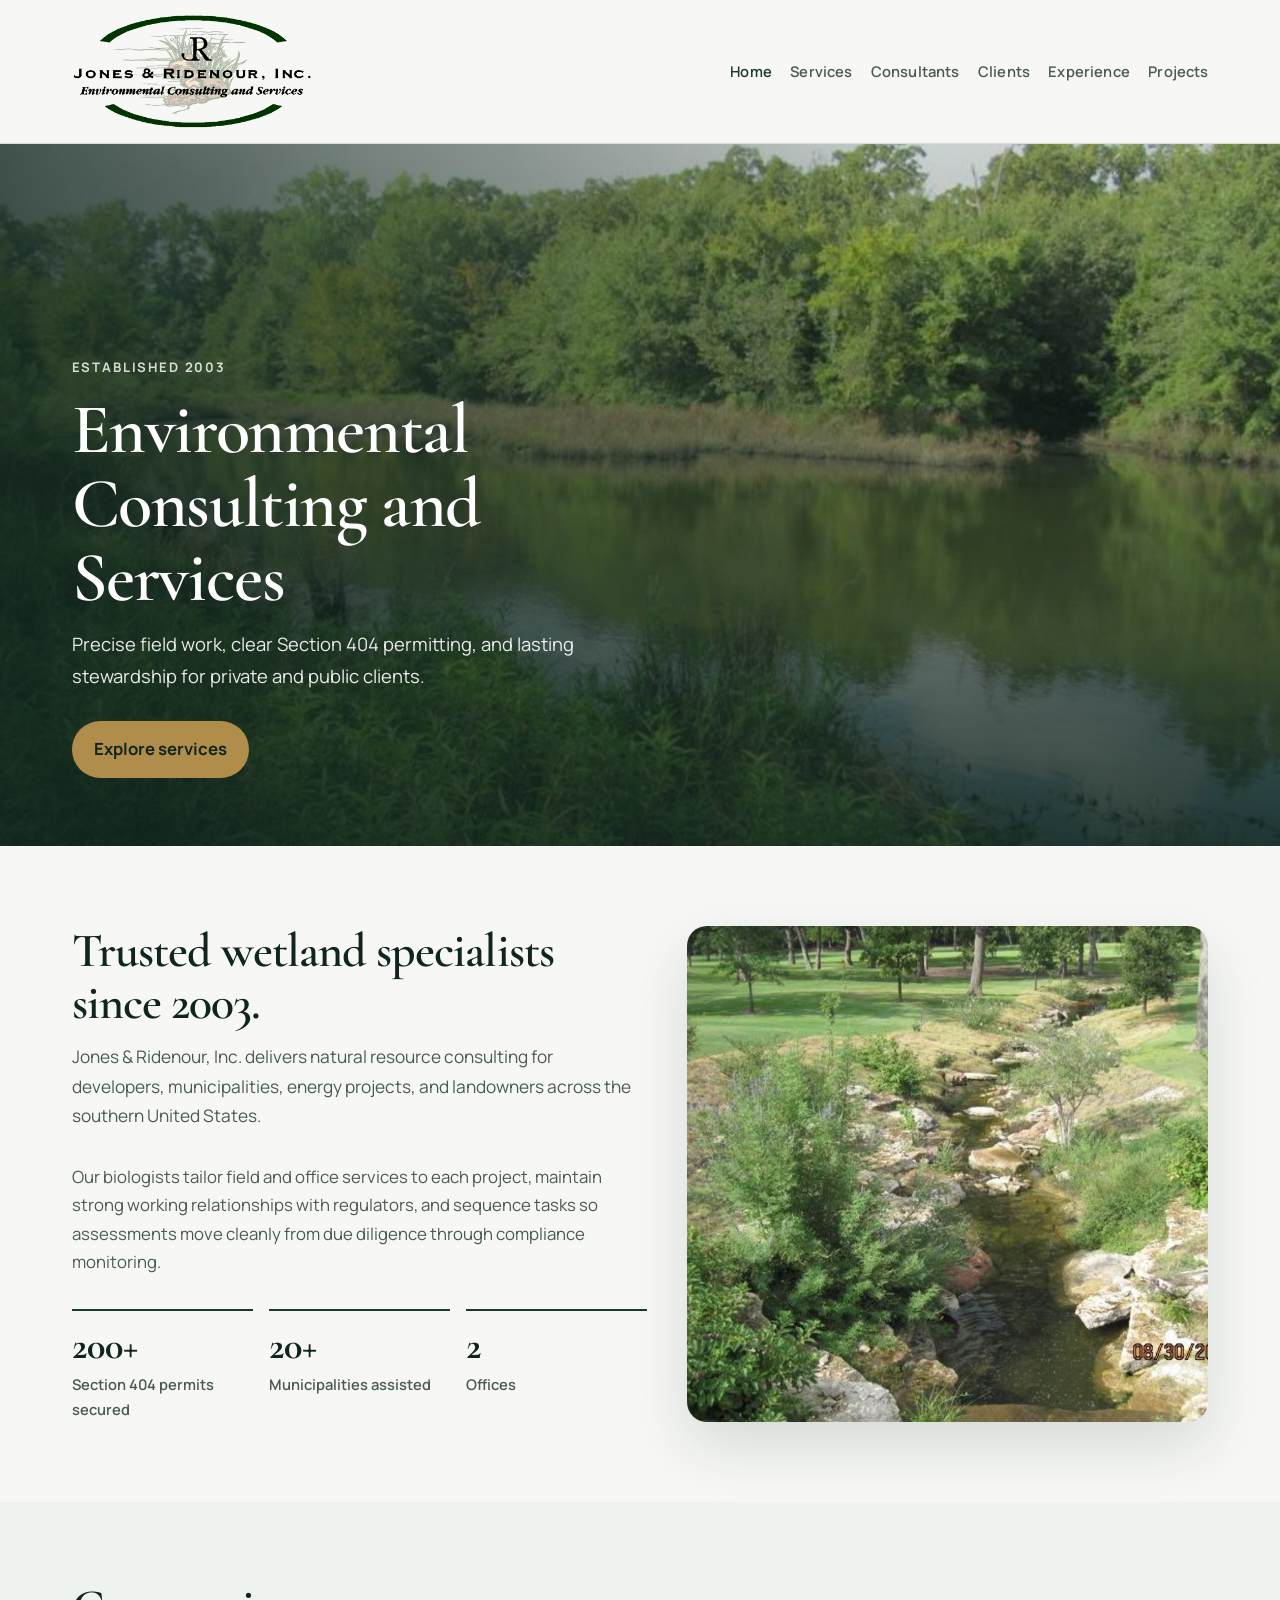
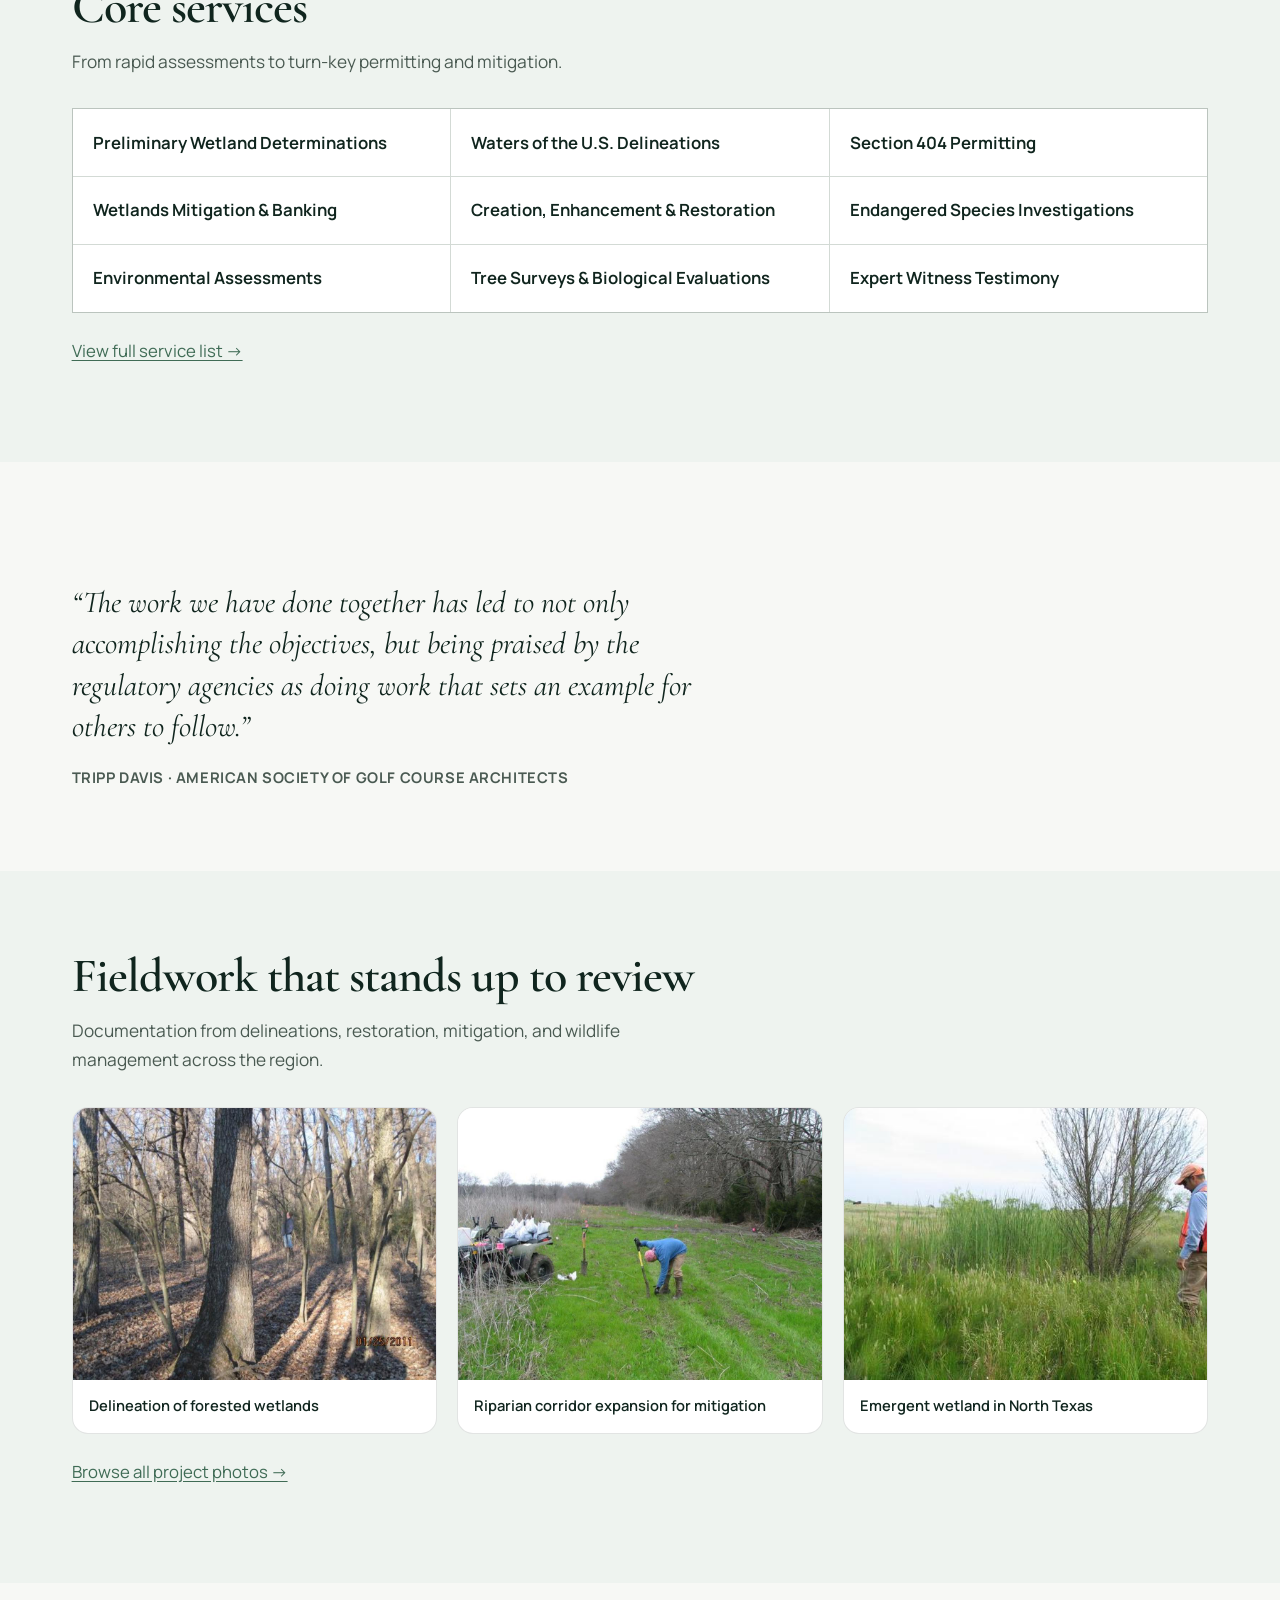
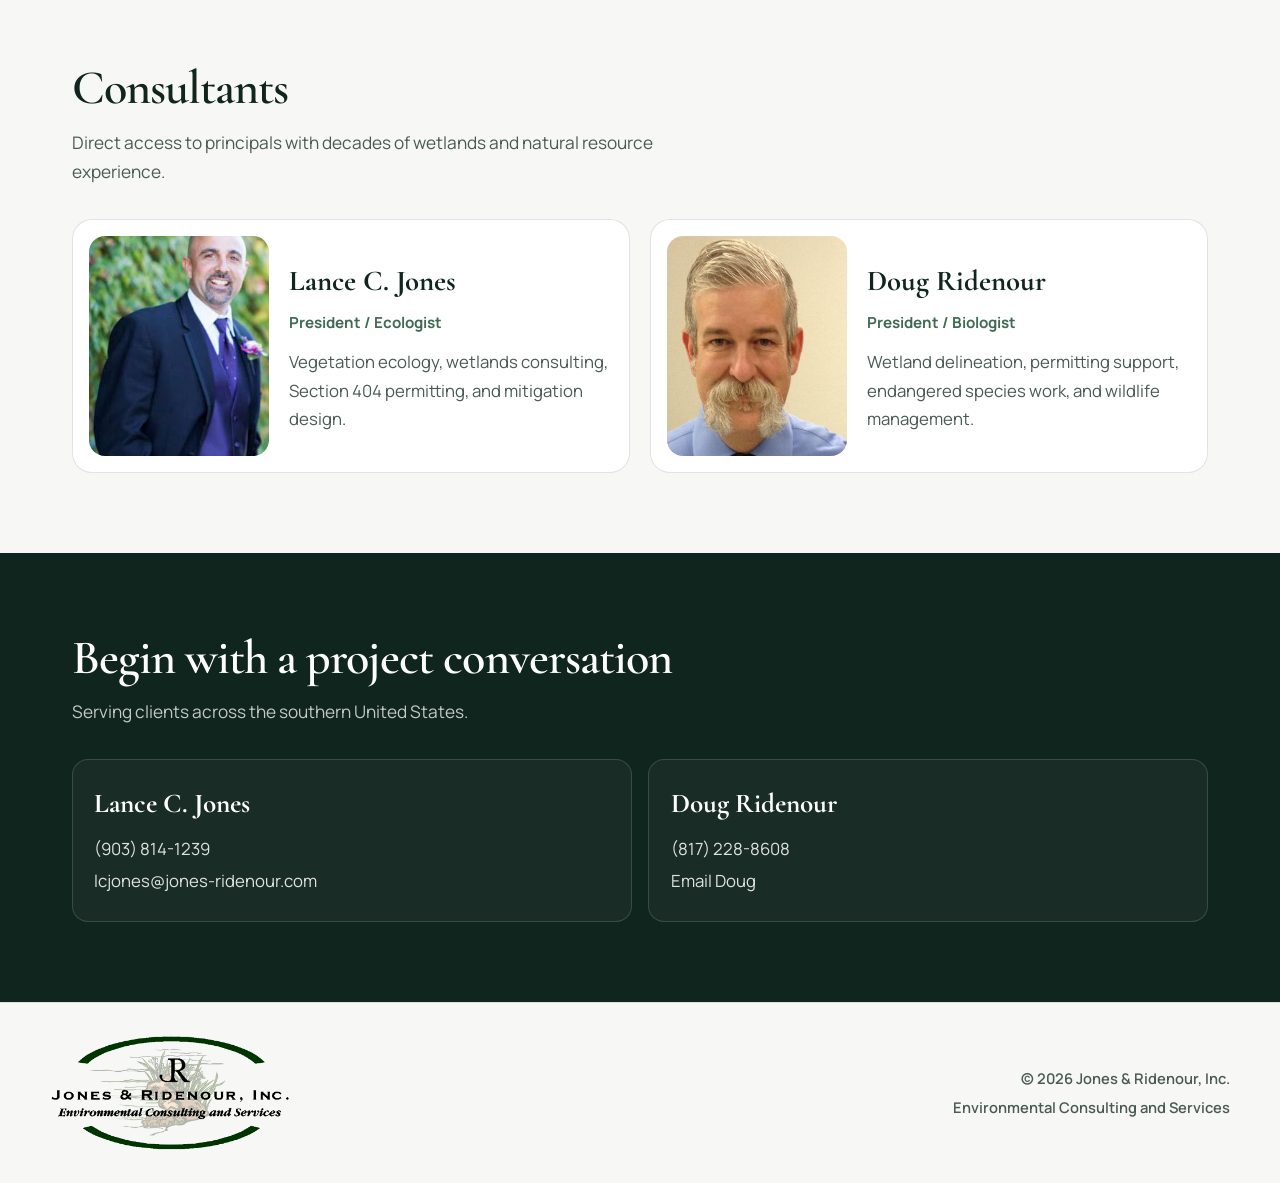
<file: index.html>
<!DOCTYPE html>
<html lang="en">
<head>
  <meta charset="UTF-8" />
  <meta name="viewport" content="width=device-width, initial-scale=1" />
  <title>Jones &amp; Ridenour, Inc. | Environmental Consulting</title>
  <meta name="description" content="Jones &amp; Ridenour, Inc. provides wetlands delineation, Section 404 permitting, mitigation, and environmental consulting since 2003." />
  <link rel="icon" href="images/brand/URL-Logo.jpg" />
  <link rel="preconnect" href="https://fonts.googleapis.com" />
  <link rel="preconnect" href="https://fonts.gstatic.com" crossorigin />
  <link href="https://fonts.googleapis.com/css2?family=Cormorant+Garamond:ital,wght@0,500;0,600;1,500&family=Manrope:wght@400;600;700&display=swap" rel="stylesheet" />
  <link rel="stylesheet" href="css/styles.css" />
</head>
<body>
  <header class="site-header is-solid">
    <div class="nav-wrap">
      <a class="brand-lockup" href="index.html" aria-label="Jones &amp; Ridenour home">
        <img src="images/brand/Logo.png" alt="Jones &amp; Ridenour, Inc. Environmental Consulting and Services" />
      </a>
      <button class="nav-toggle" type="button" aria-expanded="false" aria-controls="site-nav">Menu</button>
      <nav id="site-nav" class="site-nav" aria-label="Primary">
        <a href="index.html" aria-current="page">Home</a>
        <a href="about.html">Services</a>
        <a href="consultants.html">Consultants</a>
        <a href="clients.html">Clients</a>
        <a href="experience.html">Experience</a>
        <a href="project-photos.html">Projects</a>
      </nav>
    </div>
  </header>

  <main>
    <section class="hero">
      <div class="hero-media" aria-hidden="true">
        <img src="images/projects/jav6fb.jpg" alt="" />
      </div>
      <div class="hero-inner">
        <p class="eyebrow">Established 2003</p>
        <h1>Environmental Consulting and Services</h1>
        <p class="lede">
          Precise field work, clear Section 404 permitting, and lasting stewardship for private
          and public clients.
        </p>
        <div class="btn-row">
          <a class="btn btn-primary" href="about.html">Explore services</a>
        </div>
      </div>
    </section>

    <section class="section">
      <div class="split">
        <div>
          <div class="section-head">
            <h2>Trusted wetland specialists since 2003.</h2>
            <p>
              Jones &amp; Ridenour, Inc. delivers natural resource consulting for developers,
              municipalities, energy projects, and landowners across the southern United States.
            </p>
          </div>
          <div class="prose">
            <p>
              Our biologists tailor field and office services to each project, maintain strong working
              relationships with regulators, and sequence tasks so assessments move cleanly from
              due diligence through compliance monitoring.
            </p>
          </div>
          <div class="stats">
            <div class="stat"><strong>200+</strong><span>Section 404 permits secured</span></div>
            <div class="stat"><strong>20+</strong><span>Municipalities assisted</span></div>
            <div class="stat"><strong>2</strong><span>Offices</span></div>
          </div>
        </div>
        <img src="images/projects/59qivi.jpg" alt="Stream restoration project in North Texas" />
      </div>
    </section>

    <section class="band">
      <div class="section">
        <div class="section-head">
          <h2>Core services</h2>
          <p>From rapid assessments to turn-key permitting and mitigation.</p>
        </div>
        <ul class="service-grid">
          <li>Preliminary Wetland Determinations</li>
          <li>Waters of the U.S. Delineations</li>
          <li>Section 404 Permitting</li>
          <li>Wetlands Mitigation &amp; Banking</li>
          <li>Creation, Enhancement &amp; Restoration</li>
          <li>Endangered Species Investigations</li>
          <li>Environmental Assessments</li>
          <li>Tree Surveys &amp; Biological Evaluations</li>
          <li>Expert Witness Testimony</li>
        </ul>
        <p style="margin-top: 1.5rem;"><a href="about.html">View full service list →</a></p>
      </div>
    </section>

    <section class="section">
      <blockquote class="quote">
        <p>
          “The work we have done together has led to not only accomplishing the objectives,
          but being praised by the regulatory agencies as doing work that sets an example for others to follow.”
        </p>
        <cite>Tripp Davis · American Society of Golf Course Architects</cite>
      </blockquote>
    </section>

    <section class="band">
      <div class="section">
        <div class="section-head">
          <h2>Fieldwork that stands up to review</h2>
          <p>Documentation from delineations, restoration, mitigation, and wildlife management across the region.</p>
        </div>
        <div class="gallery-grid">
          <figure class="gallery-item">
            <img src="images/projects/how3ay.jpg" alt="Forested wetland delineation" />
            <figcaption>Delineation of forested wetlands</figcaption>
          </figure>
          <figure class="gallery-item">
            <img src="images/projects/80kxip.jpg" alt="Riparian corridor planting" />
            <figcaption>Riparian corridor expansion for mitigation</figcaption>
          </figure>
          <figure class="gallery-item">
            <img src="images/projects/enmckh_500x5000.jpg" alt="Emergent wetland" />
            <figcaption>Emergent wetland in North Texas</figcaption>
          </figure>
        </div>
        <p style="margin-top: 1.5rem;"><a href="project-photos.html">Browse all project photos →</a></p>
      </div>
    </section>

    <section class="section" id="contact">
      <div class="section-head">
        <h2>Consultants</h2>
        <p>Direct access to principals with decades of wetlands and natural resource experience.</p>
      </div>
      <div class="people-grid">
        <a class="person" href="lance-c-jones.html">
          <img src="images/people/Lance-PictureCroped.jpg" alt="Lance C. Jones" />
          <div>
            <h3>Lance C. Jones</h3>
            <p class="role">President / Ecologist</p>
            <p>Vegetation ecology, wetlands consulting, Section 404 permitting, and mitigation design.</p>
          </div>
        </a>
        <a class="person" href="doug-ridenour.html">
          <img src="images/people/image_iulfgo.jpg" alt="Doug Ridenour" />
          <div>
            <h3>Doug Ridenour</h3>
            <p class="role">President / Biologist</p>
            <p>Wetland delineation, permitting support, endangered species work, and wildlife management.</p>
          </div>
        </a>
      </div>
    </section>

    <section class="contact-band">
      <div class="section">
        <div class="section-head">
          <h2>Begin with a project conversation</h2>
          <p>Serving clients across the southern United States.</p>
        </div>
        <div class="contact-grid">
          <div class="contact-card">
            <h3>Lance C. Jones</h3>
            <a href="tel:+19038141239">(903) 814-1239</a>
            <a href="mailto:lcjones@jones-ridenour.com">lcjones@jones-ridenour.com</a>
          </div>
          <div class="contact-card">
            <h3>Doug Ridenour</h3>
            <a href="tel:+18172288608">(817) 228-8608</a>
            <a href="mailto:upadeepcreek@sbcglobal.net">Email Doug</a>
          </div>
        </div>
      </div>
    </section>
  </main>

    <footer class="site-footer">
    <div class="footer-inner">
      <a class="footer-brand" href="index.html" aria-label="Jones &amp; Ridenour home">
        <img src="images/brand/Logo.png" alt="Jones &amp; Ridenour, Inc." />
      </a>
      <div class="footer-meta">
        <p>&copy; <span id="year"></span> Jones &amp; Ridenour, Inc.</p>
        <p>Environmental Consulting and Services</p>
      </div>
    </div>
  </footer>
  <script src="js/main.js"></script>
  <script>document.getElementById("year").textContent = new Date().getFullYear();</script>
</body>
</html>
</file>
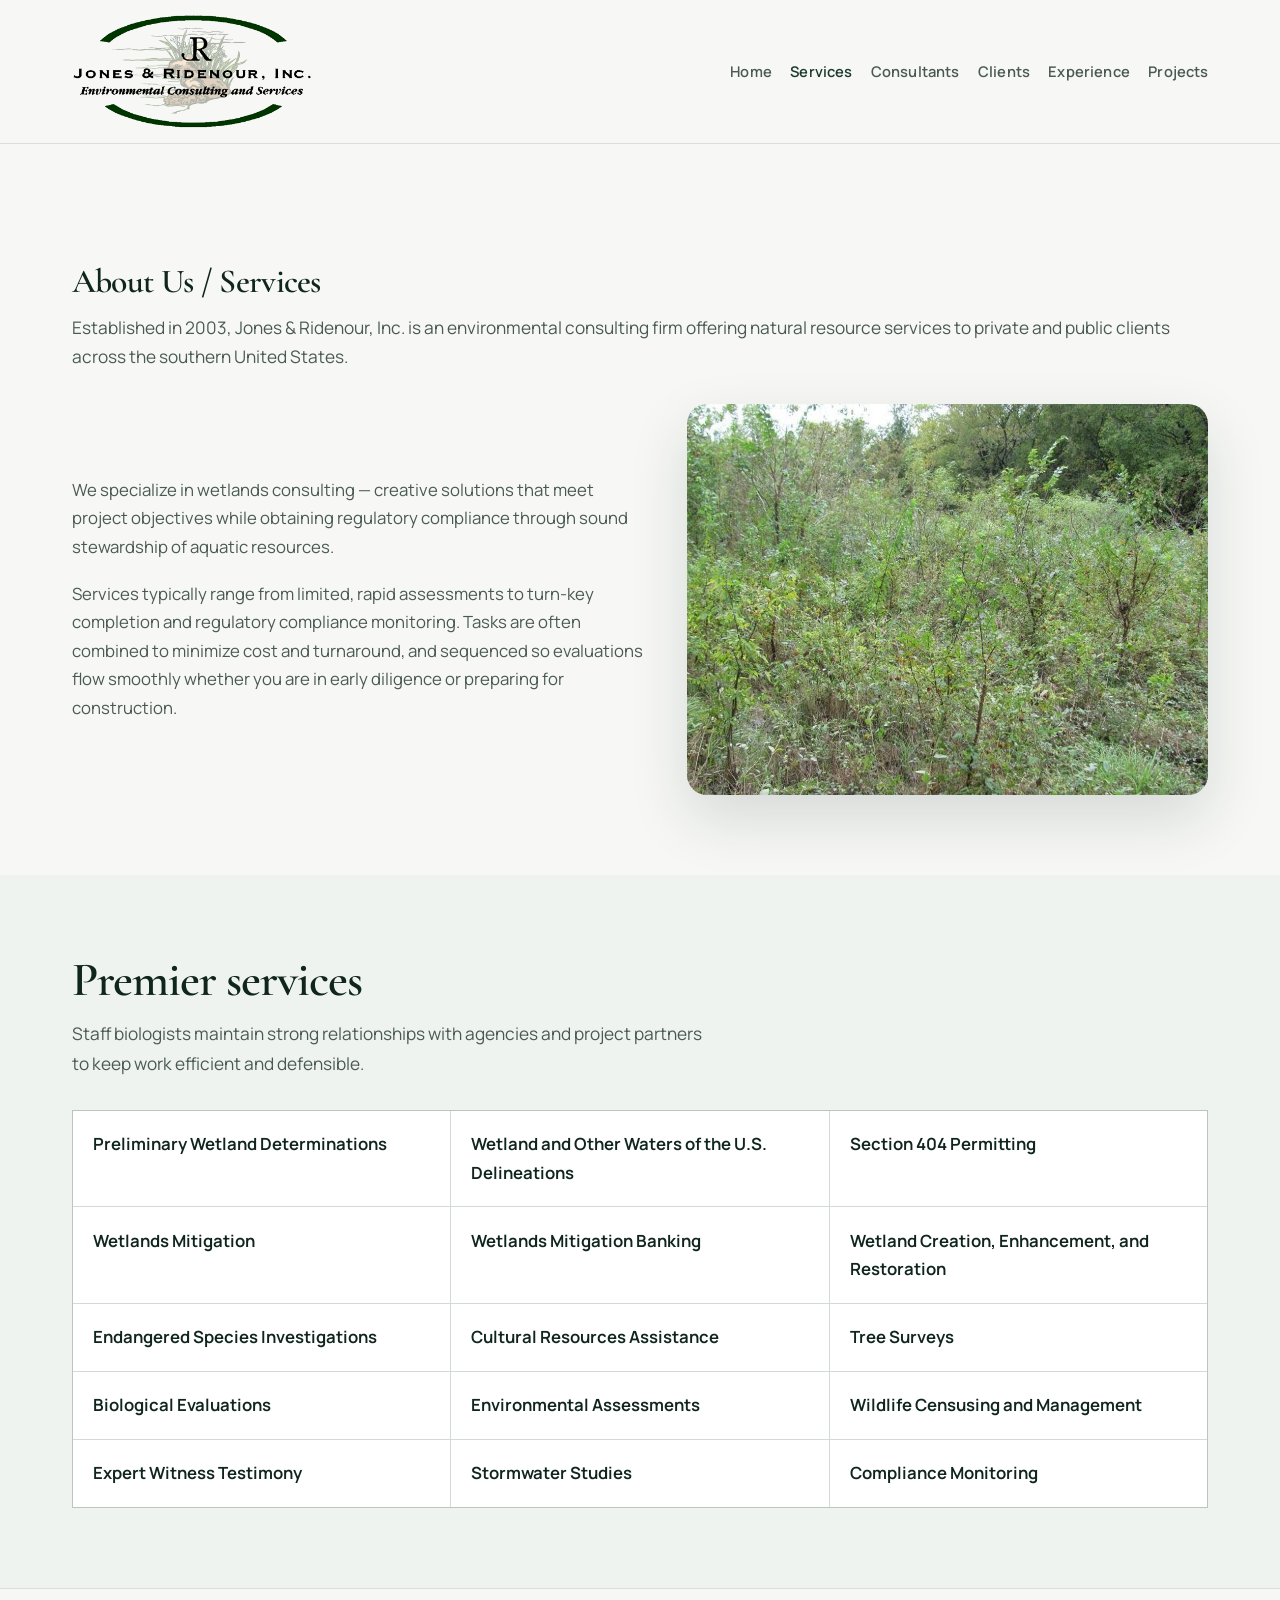
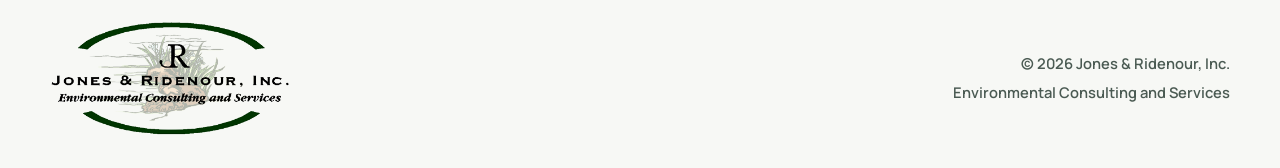
<file: about.html>
<!DOCTYPE html>
<html lang="en">
<head>
  <meta charset="UTF-8" />
  <meta name="viewport" content="width=device-width, initial-scale=1" />
  <title>Services | Jones &amp; Ridenour, Inc.</title>
  <meta name="description" content="Wetlands delineation, Section 404 permitting, mitigation, endangered species investigations, and environmental assessments." />
  <link rel="icon" href="images/brand/URL-Logo.jpg" />
  <link rel="preconnect" href="https://fonts.googleapis.com" />
  <link rel="preconnect" href="https://fonts.gstatic.com" crossorigin />
  <link href="https://fonts.googleapis.com/css2?family=Cormorant+Garamond:ital,wght@0,500;0,600;1,500&family=Manrope:wght@400;600;700&display=swap" rel="stylesheet" />
  <link rel="stylesheet" href="css/styles.css" />
</head>
<body>
  <header class="site-header is-solid">
    <div class="nav-wrap">
      <a class="brand-lockup" href="index.html" aria-label="Jones &amp; Ridenour home">
        <img src="images/brand/Logo.png" alt="Jones &amp; Ridenour, Inc. Environmental Consulting and Services" />
      </a>
      <button class="nav-toggle" type="button" aria-expanded="false" aria-controls="site-nav">Menu</button>
      <nav id="site-nav" class="site-nav" aria-label="Primary">
        <a href="index.html">Home</a>
        <a href="about.html" aria-current="page">Services</a>
        <a href="consultants.html">Consultants</a>
        <a href="clients.html">Clients</a>
        <a href="experience.html">Experience</a>
        <a href="project-photos.html">Projects</a>
      </nav>
    </div>
  </header>

  <main>
    <div class="page-hero">
      <h1>About Us / Services</h1>
      <p>
        Established in 2003, Jones &amp; Ridenour, Inc. is an environmental consulting firm offering
        natural resource services to private and public clients across the southern United States.
      </p>
    </div>

    <section class="section" style="padding-top: 0;">
      <div class="split">
        <div class="prose">
          <p>
            We specialize in wetlands consulting — creative solutions that meet project objectives
            while obtaining regulatory compliance through sound stewardship of aquatic resources.
          </p>
          <p>
            Services typically range from limited, rapid assessments to turn-key completion and regulatory
            compliance monitoring. Tasks are often combined to minimize cost and turnaround, and sequenced
            so evaluations flow smoothly whether you are in early diligence or preparing for construction.
          </p>
        </div>
        <img src="images/projects/ewzqob.jpg" alt="Dense vegetation at a project study site" />
      </div>
    </section>

    <section class="band">
      <div class="section">
        <div class="section-head">
          <h2>Premier services</h2>
          <p>Staff biologists maintain strong relationships with agencies and project partners to keep work efficient and defensible.</p>
        </div>
        <ul class="service-grid">
          <li>Preliminary Wetland Determinations</li>
          <li>Wetland and Other Waters of the U.S. Delineations</li>
          <li>Section 404 Permitting</li>
          <li>Wetlands Mitigation</li>
          <li>Wetlands Mitigation Banking</li>
          <li>Wetland Creation, Enhancement, and Restoration</li>
          <li>Endangered Species Investigations</li>
          <li>Cultural Resources Assistance</li>
          <li>Tree Surveys</li>
          <li>Biological Evaluations</li>
          <li>Environmental Assessments</li>
          <li>Wildlife Censusing and Management</li>
          <li>Expert Witness Testimony</li>
          <li>Stormwater Studies</li>
          <li>Compliance Monitoring</li>
        </ul>
      </div>
    </section>
  </main>

    <footer class="site-footer">
    <div class="footer-inner">
      <a class="footer-brand" href="index.html" aria-label="Jones &amp; Ridenour home">
        <img src="images/brand/Logo.png" alt="Jones &amp; Ridenour, Inc." />
      </a>
      <div class="footer-meta">
        <p>&copy; <span id="year"></span> Jones &amp; Ridenour, Inc.</p>
        <p>Environmental Consulting and Services</p>
      </div>
    </div>
  </footer>
  <script src="js/main.js"></script>
  <script>document.getElementById("year").textContent = new Date().getFullYear();</script>
</body>
</html>
</file>
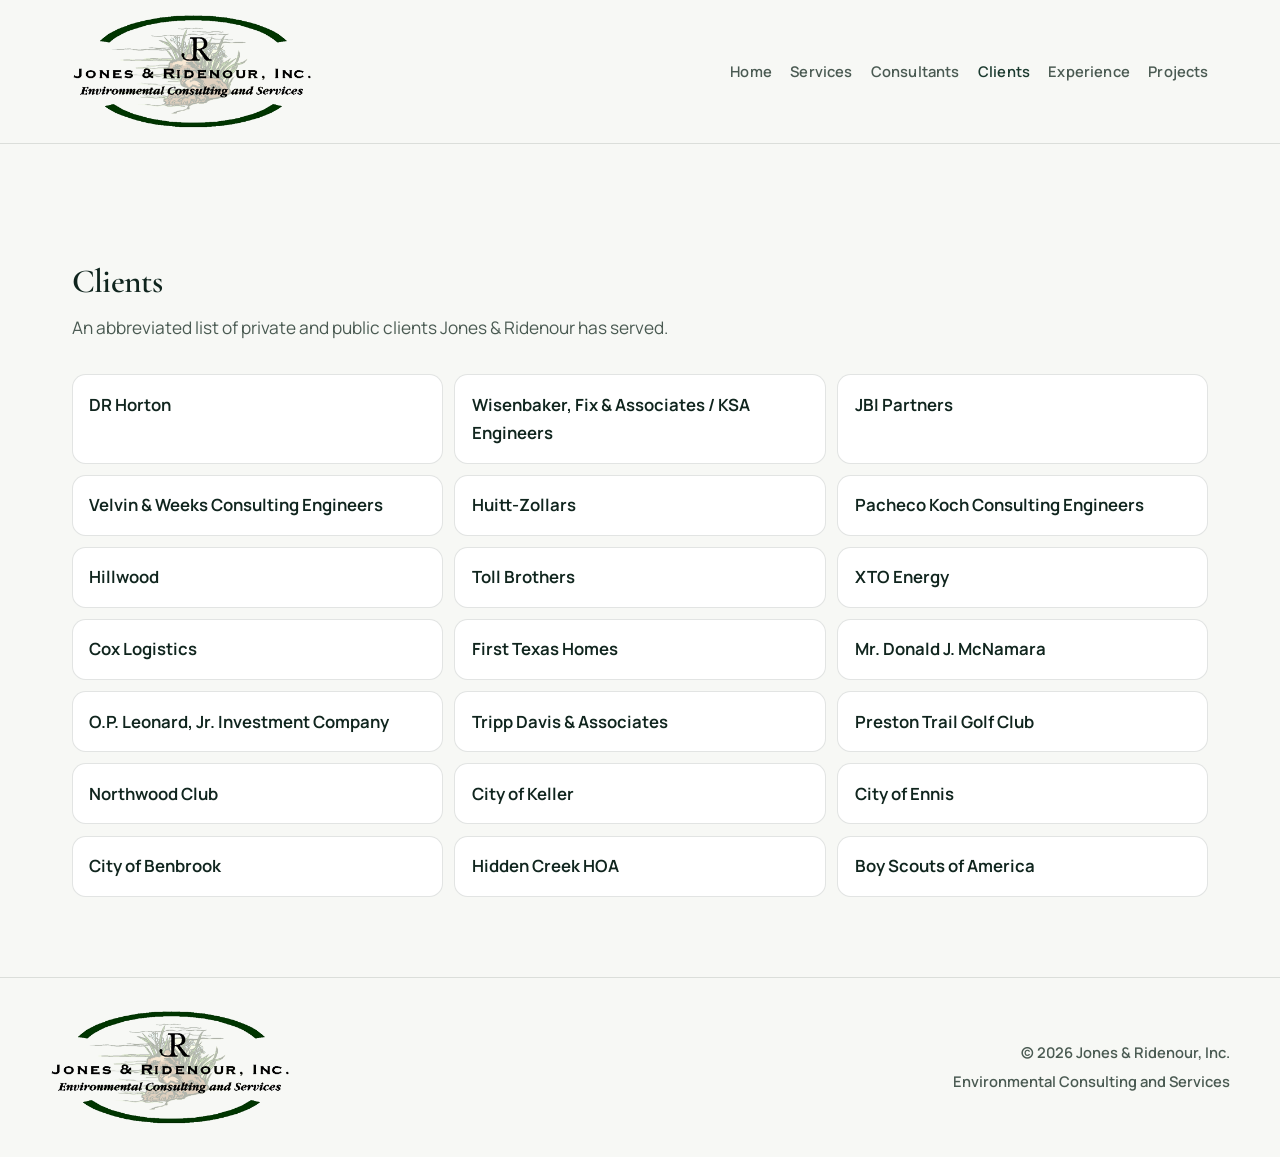
<file: clients.html>
<!DOCTYPE html>
<html lang="en">
<head>
  <meta charset="UTF-8" />
  <meta name="viewport" content="width=device-width, initial-scale=1" />
  <title>Clients | Jones &amp; Ridenour, Inc.</title>
  <link rel="icon" href="images/brand/URL-Logo.jpg" />
  <link rel="preconnect" href="https://fonts.googleapis.com" />
  <link rel="preconnect" href="https://fonts.gstatic.com" crossorigin />
  <link href="https://fonts.googleapis.com/css2?family=Cormorant+Garamond:ital,wght@0,500;0,600;1,500&family=Manrope:wght@400;600;700&display=swap" rel="stylesheet" />
  <link rel="stylesheet" href="css/styles.css" />
</head>
<body>
  <header class="site-header is-solid">
    <div class="nav-wrap">
      <a class="brand-lockup" href="index.html" aria-label="Jones &amp; Ridenour home">
        <img src="images/brand/Logo.png" alt="Jones &amp; Ridenour, Inc. Environmental Consulting and Services" />
      </a>
      <button class="nav-toggle" type="button" aria-expanded="false" aria-controls="site-nav">Menu</button>
      <nav id="site-nav" class="site-nav" aria-label="Primary">
        <a href="index.html">Home</a>
        <a href="about.html">Services</a>
        <a href="consultants.html">Consultants</a>
        <a href="clients.html" aria-current="page">Clients</a>
        <a href="experience.html">Experience</a>
        <a href="project-photos.html">Projects</a>
      </nav>
    </div>
  </header>

  <main>
    <div class="page-hero">
      <h1>Clients</h1>
      <p>An abbreviated list of private and public clients Jones &amp; Ridenour has served.</p>
    </div>

    <section class="section" style="padding-top: 0;">
      <ul class="client-list">
        <li>DR Horton</li>
        <li>Wisenbaker, Fix &amp; Associates / KSA Engineers</li>
        <li>JBI Partners</li>
        <li>Velvin &amp; Weeks Consulting Engineers</li>
        <li>Huitt-Zollars</li>
        <li>Pacheco Koch Consulting Engineers</li>
        <li>Hillwood</li>
        <li>Toll Brothers</li>
        <li>XTO Energy</li>
        <li>Cox Logistics</li>
        <li>First Texas Homes</li>
        <li>Mr. Donald J. McNamara</li>
        <li>O.P. Leonard, Jr. Investment Company</li>
        <li>Tripp Davis &amp; Associates</li>
        <li>Preston Trail Golf Club</li>
        <li>Northwood Club</li>
        <li>City of Keller</li>
        <li>City of Ennis</li>
        <li>City of Benbrook</li>
        <li>Hidden Creek HOA</li>
        <li>Boy Scouts of America</li>
      </ul>
    </section>
  </main>

    <footer class="site-footer">
    <div class="footer-inner">
      <a class="footer-brand" href="index.html" aria-label="Jones &amp; Ridenour home">
        <img src="images/brand/Logo.png" alt="Jones &amp; Ridenour, Inc." />
      </a>
      <div class="footer-meta">
        <p>&copy; <span id="year"></span> Jones &amp; Ridenour, Inc.</p>
        <p>Environmental Consulting and Services</p>
      </div>
    </div>
  </footer>
  <script src="js/main.js"></script>
  <script>document.getElementById("year").textContent = new Date().getFullYear();</script>
</body>
</html>
</file>
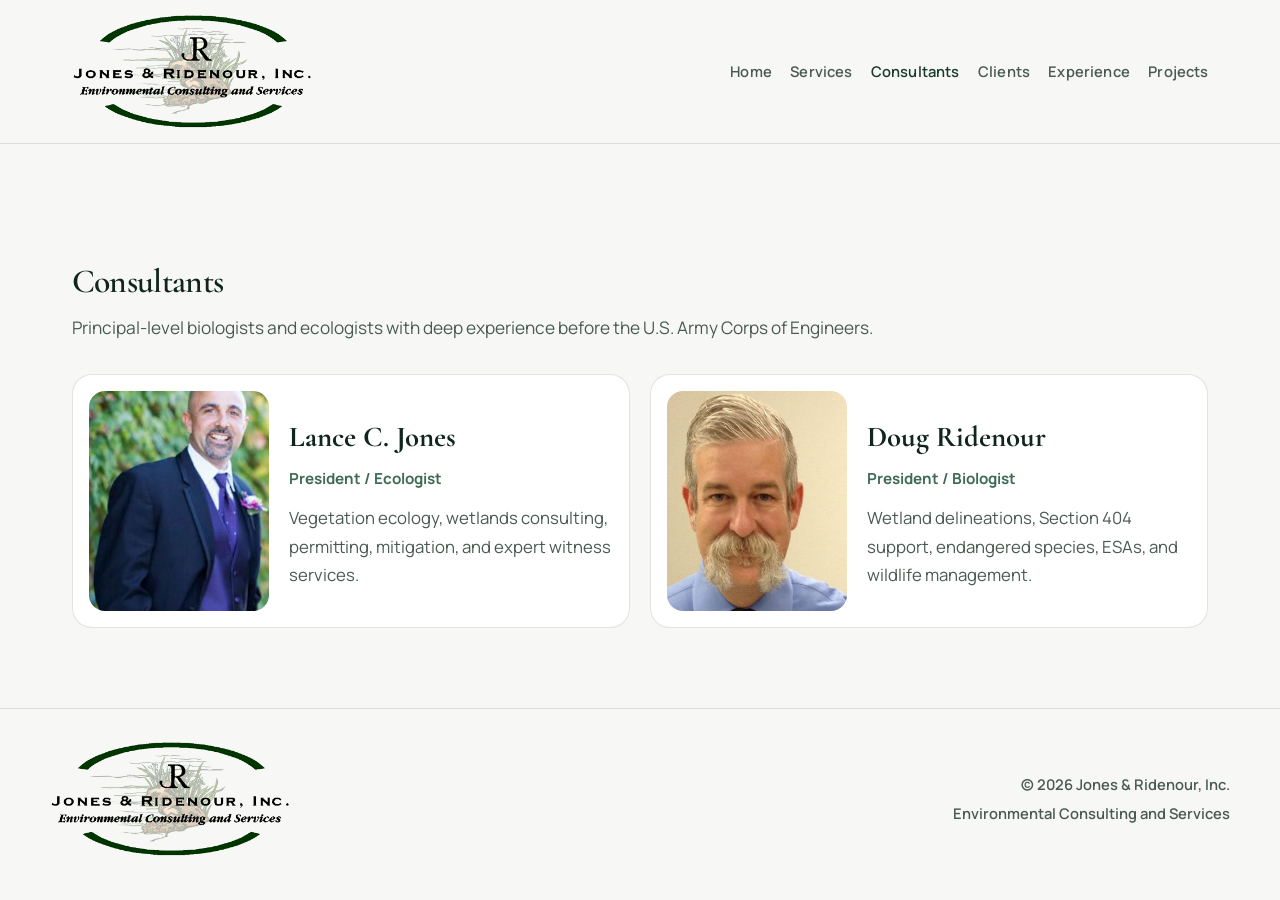
<file: consultants.html>
<!DOCTYPE html>
<html lang="en">
<head>
  <meta charset="UTF-8" />
  <meta name="viewport" content="width=device-width, initial-scale=1" />
  <title>Consultants | Jones &amp; Ridenour, Inc.</title>
  <link rel="icon" href="images/brand/URL-Logo.jpg" />
  <link rel="preconnect" href="https://fonts.googleapis.com" />
  <link rel="preconnect" href="https://fonts.gstatic.com" crossorigin />
  <link href="https://fonts.googleapis.com/css2?family=Cormorant+Garamond:ital,wght@0,500;0,600;1,500&family=Manrope:wght@400;600;700&display=swap" rel="stylesheet" />
  <link rel="stylesheet" href="css/styles.css" />
</head>
<body>
  <header class="site-header is-solid">
    <div class="nav-wrap">
      <a class="brand-lockup" href="index.html" aria-label="Jones &amp; Ridenour home">
        <img src="images/brand/Logo.png" alt="Jones &amp; Ridenour, Inc. Environmental Consulting and Services" />
      </a>
      <button class="nav-toggle" type="button" aria-expanded="false" aria-controls="site-nav">Menu</button>
      <nav id="site-nav" class="site-nav" aria-label="Primary">
        <a href="index.html">Home</a>
        <a href="about.html">Services</a>
        <a href="consultants.html" aria-current="page">Consultants</a>
        <a href="clients.html">Clients</a>
        <a href="experience.html">Experience</a>
        <a href="project-photos.html">Projects</a>
      </nav>
    </div>
  </header>

  <main>
    <div class="page-hero">
      <h1>Consultants</h1>
      <p>Principal-level biologists and ecologists with deep experience before the U.S. Army Corps of Engineers.</p>
    </div>

    <section class="section" style="padding-top: 0;">
      <div class="people-grid">
        <a class="person" href="lance-c-jones.html">
          <img src="images/people/Lance-PictureCroped.jpg" alt="Lance C. Jones" />
          <div>
            <h3>Lance C. Jones</h3>
            <p class="role">President / Ecologist</p>
            <p>Vegetation ecology, wetlands consulting, permitting, mitigation, and expert witness services.</p>
          </div>
        </a>
        <a class="person" href="doug-ridenour.html">
          <img src="images/people/image_iulfgo.jpg" alt="Doug Ridenour" />
          <div>
            <h3>Doug Ridenour</h3>
            <p class="role">President / Biologist</p>
            <p>Wetland delineations, Section 404 support, endangered species, ESAs, and wildlife management.</p>
          </div>
        </a>
      </div>
    </section>
  </main>

    <footer class="site-footer">
    <div class="footer-inner">
      <a class="footer-brand" href="index.html" aria-label="Jones &amp; Ridenour home">
        <img src="images/brand/Logo.png" alt="Jones &amp; Ridenour, Inc." />
      </a>
      <div class="footer-meta">
        <p>&copy; <span id="year"></span> Jones &amp; Ridenour, Inc.</p>
        <p>Environmental Consulting and Services</p>
      </div>
    </div>
  </footer>
  <script src="js/main.js"></script>
  <script>document.getElementById("year").textContent = new Date().getFullYear();</script>
</body>
</html>
</file>
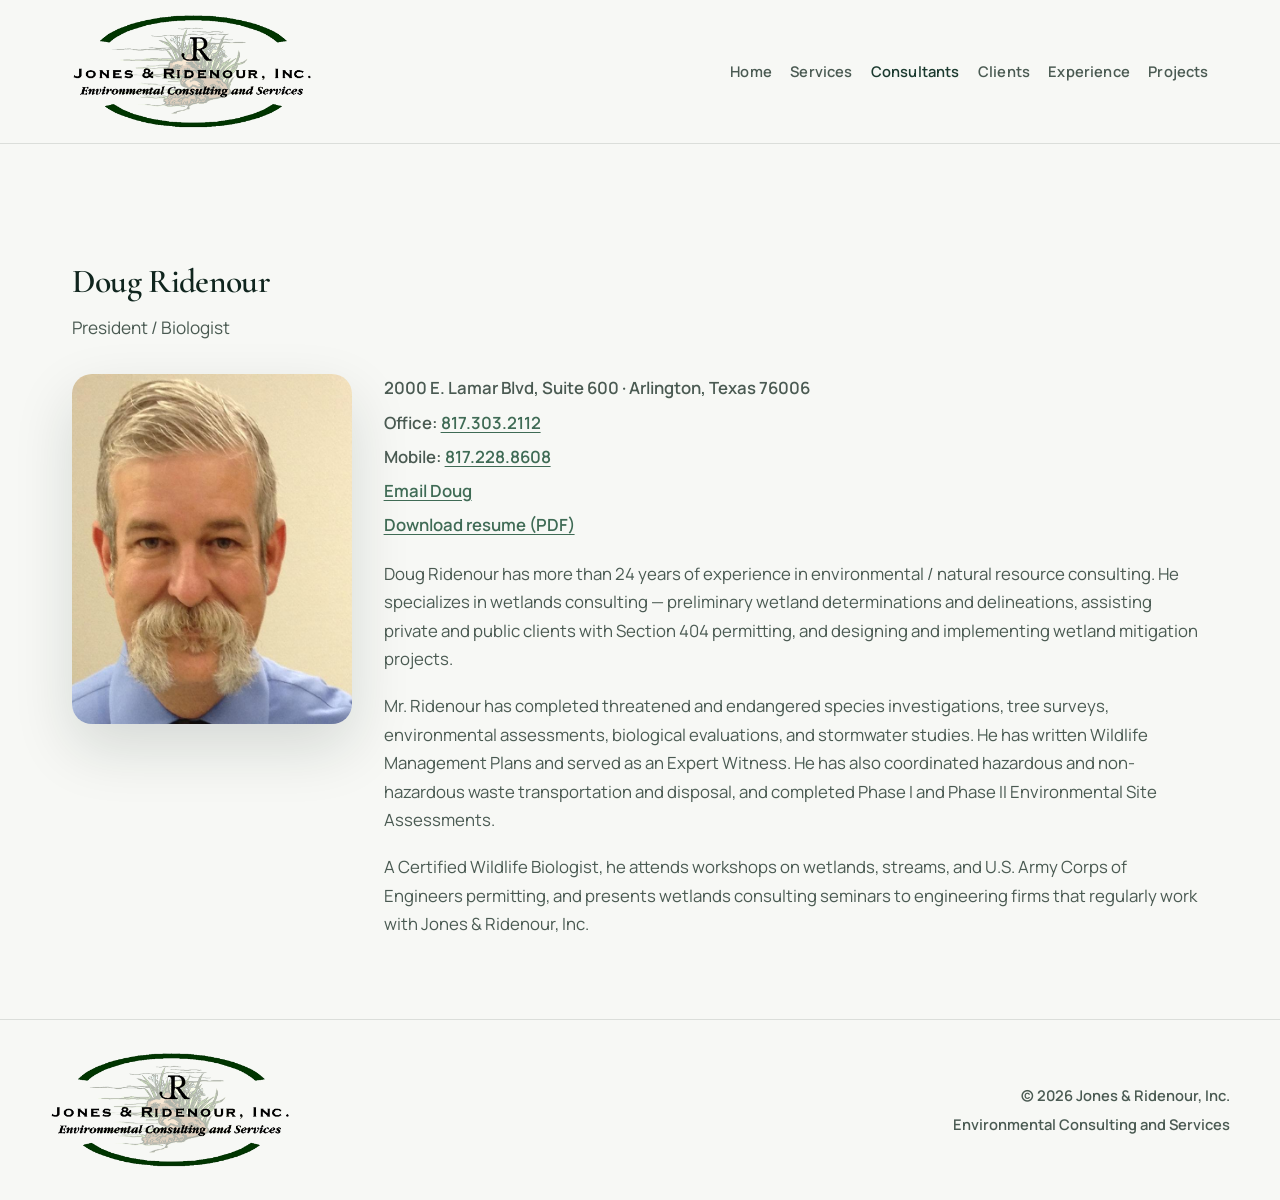
<file: doug-ridenour.html>
<!DOCTYPE html>
<html lang="en">
<head>
  <meta charset="UTF-8" />
  <meta name="viewport" content="width=device-width, initial-scale=1" />
  <title>Doug Ridenour | Jones &amp; Ridenour, Inc.</title>
  <link rel="icon" href="images/brand/URL-Logo.jpg" />
  <link rel="preconnect" href="https://fonts.googleapis.com" />
  <link rel="preconnect" href="https://fonts.gstatic.com" crossorigin />
  <link href="https://fonts.googleapis.com/css2?family=Cormorant+Garamond:ital,wght@0,500;0,600;1,500&family=Manrope:wght@400;600;700&display=swap" rel="stylesheet" />
  <link rel="stylesheet" href="css/styles.css" />
</head>
<body>
  <header class="site-header is-solid">
    <div class="nav-wrap">
      <a class="brand-lockup" href="index.html" aria-label="Jones &amp; Ridenour home">
        <img src="images/brand/Logo.png" alt="Jones &amp; Ridenour, Inc. Environmental Consulting and Services" />
      </a>
      <button class="nav-toggle" type="button" aria-expanded="false" aria-controls="site-nav">Menu</button>
      <nav id="site-nav" class="site-nav" aria-label="Primary">
        <a href="index.html">Home</a>
        <a href="about.html">Services</a>
        <a href="consultants.html" aria-current="page">Consultants</a>
        <a href="clients.html">Clients</a>
        <a href="experience.html">Experience</a>
        <a href="project-photos.html">Projects</a>
      </nav>
    </div>
  </header>

  <main>
    <div class="page-hero">
      <h1>Doug Ridenour</h1>
      <p>President / Biologist</p>
    </div>

    <section class="section" style="padding-top: 0;">
      <div class="bio-layout">
        <img class="bio-photo" src="images/people/image_iulfgo.jpg" alt="Doug Ridenour" />
        <div>
          <div class="bio-meta">
            <div>2000 E. Lamar Blvd, Suite 600 · Arlington, Texas 76006</div>
            <div>Office: <a href="tel:+18173032112">817.303.2112</a></div>
            <div>Mobile: <a href="tel:+18172288608">817.228.8608</a></div>
            <div><a href="mailto:upadeepcreek@sbcglobal.net">Email Doug</a></div>
            <div><a href="docs/Doug-Ridenour-Resume.pdf">Download resume (PDF)</a></div>
          </div>
          <div class="prose">
            <p>
              Doug Ridenour has more than 24 years of experience in environmental / natural resource consulting.
              He specializes in wetlands consulting — preliminary wetland determinations and delineations,
              assisting private and public clients with Section 404 permitting, and designing and implementing
              wetland mitigation projects.
            </p>
            <p>
              Mr. Ridenour has completed threatened and endangered species investigations, tree surveys,
              environmental assessments, biological evaluations, and stormwater studies. He has written Wildlife
              Management Plans and served as an Expert Witness. He has also coordinated hazardous and non-hazardous
              waste transportation and disposal, and completed Phase I and Phase II Environmental Site Assessments.
            </p>
            <p>
              A Certified Wildlife Biologist, he attends workshops on wetlands, streams, and U.S. Army Corps of
              Engineers permitting, and presents wetlands consulting seminars to engineering firms that regularly
              work with Jones &amp; Ridenour, Inc.
            </p>
          </div>
        </div>
      </div>
    </section>
  </main>

    <footer class="site-footer">
    <div class="footer-inner">
      <a class="footer-brand" href="index.html" aria-label="Jones &amp; Ridenour home">
        <img src="images/brand/Logo.png" alt="Jones &amp; Ridenour, Inc." />
      </a>
      <div class="footer-meta">
        <p>&copy; <span id="year"></span> Jones &amp; Ridenour, Inc.</p>
        <p>Environmental Consulting and Services</p>
      </div>
    </div>
  </footer>
  <script src="js/main.js"></script>
  <script>document.getElementById("year").textContent = new Date().getFullYear();</script>
</body>
</html>
</file>
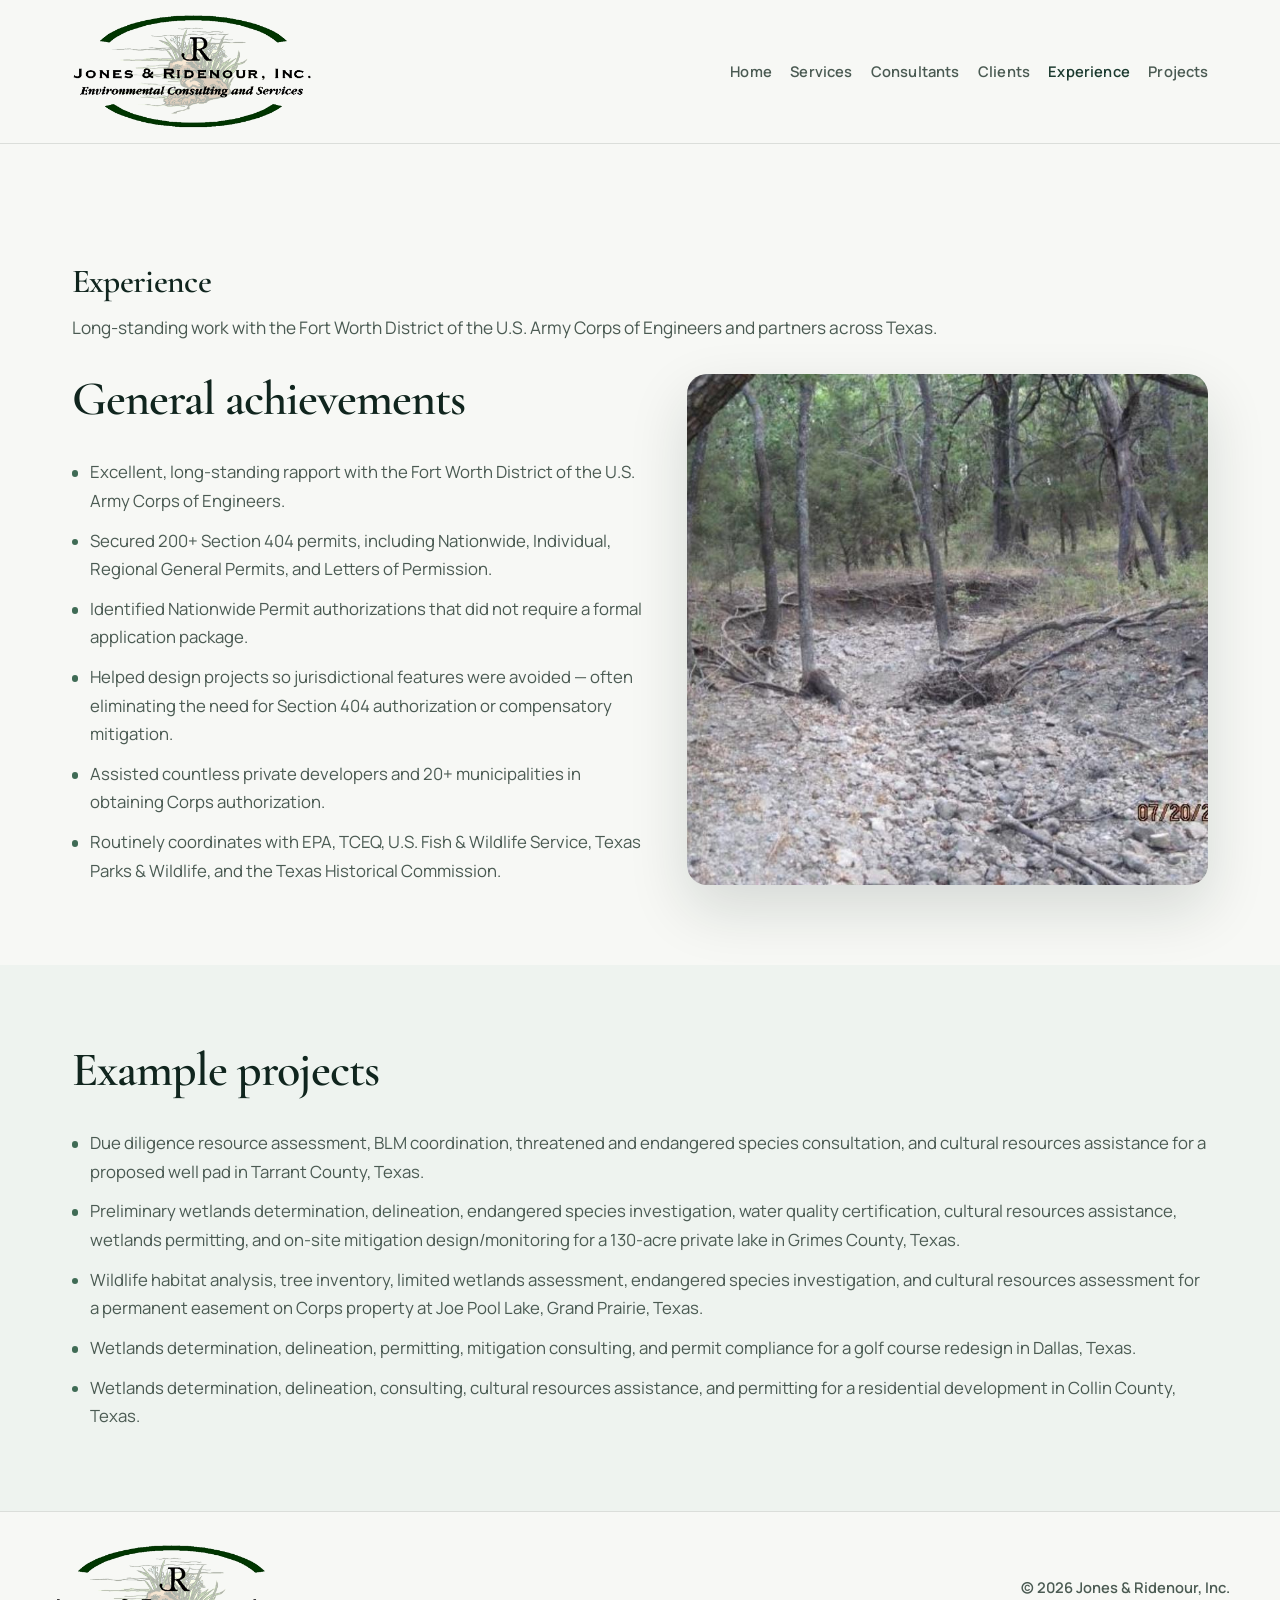
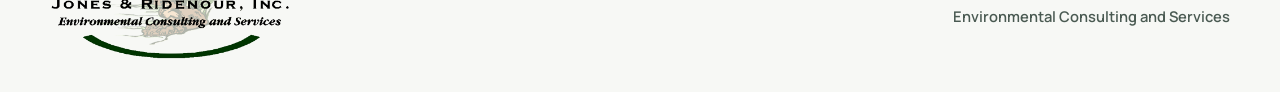
<file: experience.html>
<!DOCTYPE html>
<html lang="en">
<head>
  <meta charset="UTF-8" />
  <meta name="viewport" content="width=device-width, initial-scale=1" />
  <title>Experience | Jones &amp; Ridenour, Inc.</title>
  <link rel="icon" href="images/brand/URL-Logo.jpg" />
  <link rel="preconnect" href="https://fonts.googleapis.com" />
  <link rel="preconnect" href="https://fonts.gstatic.com" crossorigin />
  <link href="https://fonts.googleapis.com/css2?family=Cormorant+Garamond:ital,wght@0,500;0,600;1,500&family=Manrope:wght@400;600;700&display=swap" rel="stylesheet" />
  <link rel="stylesheet" href="css/styles.css" />
</head>
<body>
  <header class="site-header is-solid">
    <div class="nav-wrap">
      <a class="brand-lockup" href="index.html" aria-label="Jones &amp; Ridenour home">
        <img src="images/brand/Logo.png" alt="Jones &amp; Ridenour, Inc. Environmental Consulting and Services" />
      </a>
      <button class="nav-toggle" type="button" aria-expanded="false" aria-controls="site-nav">Menu</button>
      <nav id="site-nav" class="site-nav" aria-label="Primary">
        <a href="index.html">Home</a>
        <a href="about.html">Services</a>
        <a href="consultants.html">Consultants</a>
        <a href="clients.html">Clients</a>
        <a href="experience.html" aria-current="page">Experience</a>
        <a href="project-photos.html">Projects</a>
      </nav>
    </div>
  </header>

  <main>
    <div class="page-hero">
      <h1>Experience</h1>
      <p>Long-standing work with the Fort Worth District of the U.S. Army Corps of Engineers and partners across Texas.</p>
    </div>

    <section class="section" style="padding-top: 0;">
      <div class="split">
        <div>
          <div class="section-head">
            <h2>General achievements</h2>
          </div>
          <ul class="bullet-list">
            <li>Excellent, long-standing rapport with the Fort Worth District of the U.S. Army Corps of Engineers.</li>
            <li>Secured 200+ Section 404 permits, including Nationwide, Individual, Regional General Permits, and Letters of Permission.</li>
            <li>Identified Nationwide Permit authorizations that did not require a formal application package.</li>
            <li>Helped design projects so jurisdictional features were avoided — often eliminating the need for Section 404 authorization or compensatory mitigation.</li>
            <li>Assisted countless private developers and 20+ municipalities in obtaining Corps authorization.</li>
            <li>Routinely coordinates with EPA, TCEQ, U.S. Fish &amp; Wildlife Service, Texas Parks &amp; Wildlife, and the Texas Historical Commission.</li>
          </ul>
        </div>
        <img src="images/projects/ja3uns.jpg" alt="Intermittent stream documentation in North Texas" />
      </div>
    </section>

    <section class="band">
      <div class="section">
        <div class="section-head">
          <h2>Example projects</h2>
        </div>
        <ul class="bullet-list">
          <li>Due diligence resource assessment, BLM coordination, threatened and endangered species consultation, and cultural resources assistance for a proposed well pad in Tarrant County, Texas.</li>
          <li>Preliminary wetlands determination, delineation, endangered species investigation, water quality certification, cultural resources assistance, wetlands permitting, and on-site mitigation design/monitoring for a 130-acre private lake in Grimes County, Texas.</li>
          <li>Wildlife habitat analysis, tree inventory, limited wetlands assessment, endangered species investigation, and cultural resources assessment for a permanent easement on Corps property at Joe Pool Lake, Grand Prairie, Texas.</li>
          <li>Wetlands determination, delineation, permitting, mitigation consulting, and permit compliance for a golf course redesign in Dallas, Texas.</li>
          <li>Wetlands determination, delineation, consulting, cultural resources assistance, and permitting for a residential development in Collin County, Texas.</li>
        </ul>
      </div>
    </section>
  </main>

    <footer class="site-footer">
    <div class="footer-inner">
      <a class="footer-brand" href="index.html" aria-label="Jones &amp; Ridenour home">
        <img src="images/brand/Logo.png" alt="Jones &amp; Ridenour, Inc." />
      </a>
      <div class="footer-meta">
        <p>&copy; <span id="year"></span> Jones &amp; Ridenour, Inc.</p>
        <p>Environmental Consulting and Services</p>
      </div>
    </div>
  </footer>
  <script src="js/main.js"></script>
  <script>document.getElementById("year").textContent = new Date().getFullYear();</script>
</body>
</html>
</file>
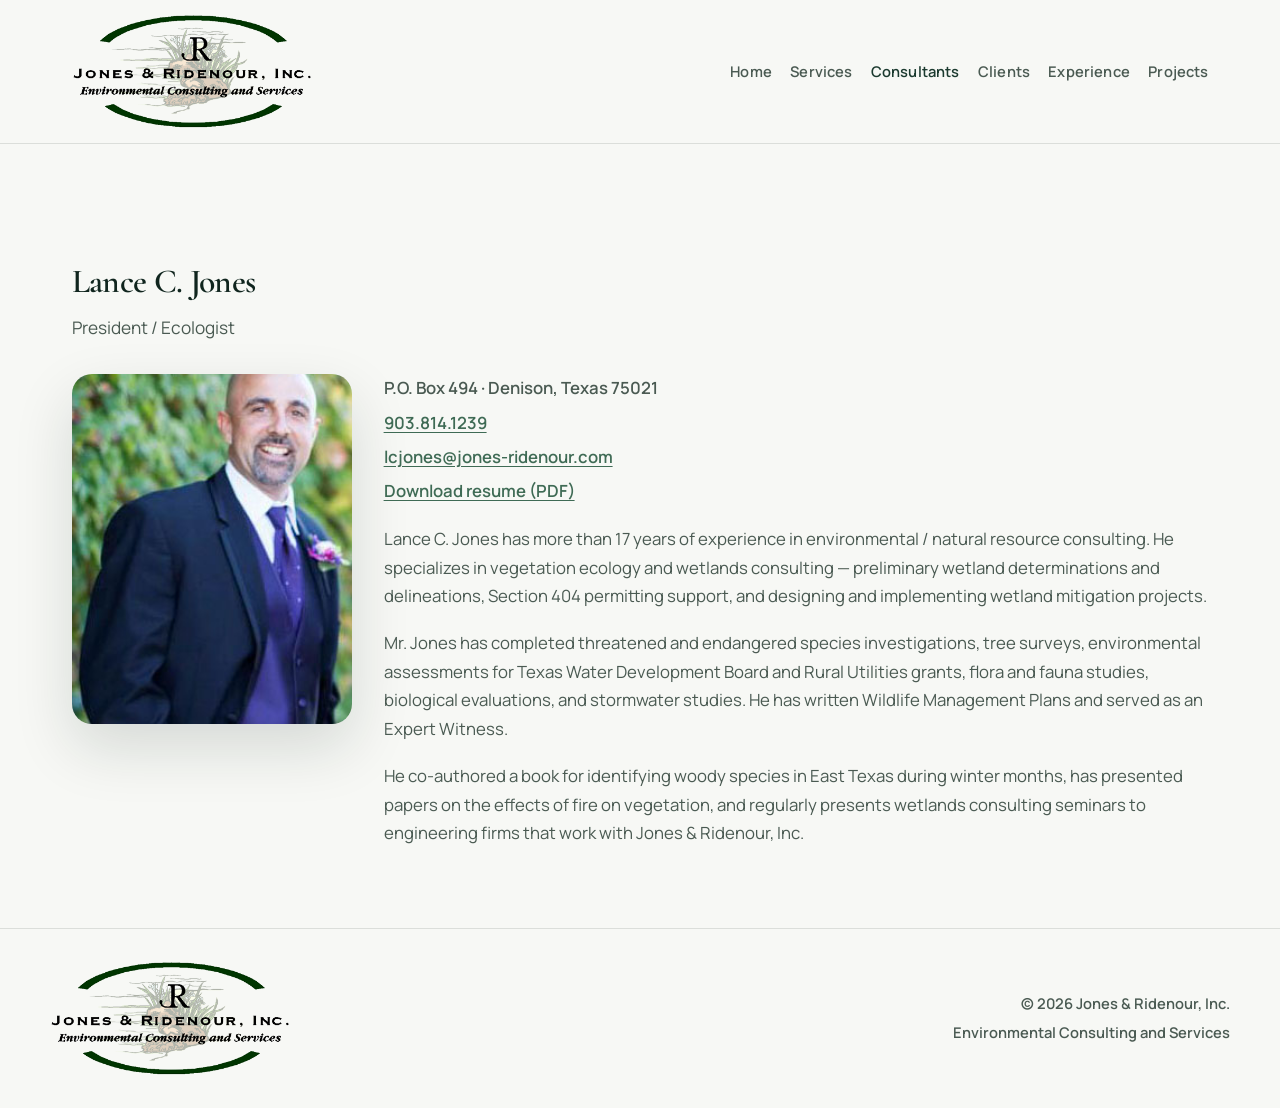
<file: lance-c-jones.html>
<!DOCTYPE html>
<html lang="en">
<head>
  <meta charset="UTF-8" />
  <meta name="viewport" content="width=device-width, initial-scale=1" />
  <title>Lance C. Jones | Jones &amp; Ridenour, Inc.</title>
  <link rel="icon" href="images/brand/URL-Logo.jpg" />
  <link rel="preconnect" href="https://fonts.googleapis.com" />
  <link rel="preconnect" href="https://fonts.gstatic.com" crossorigin />
  <link href="https://fonts.googleapis.com/css2?family=Cormorant+Garamond:ital,wght@0,500;0,600;1,500&family=Manrope:wght@400;600;700&display=swap" rel="stylesheet" />
  <link rel="stylesheet" href="css/styles.css" />
</head>
<body>
  <header class="site-header is-solid">
    <div class="nav-wrap">
      <a class="brand-lockup" href="index.html" aria-label="Jones &amp; Ridenour home">
        <img src="images/brand/Logo.png" alt="Jones &amp; Ridenour, Inc. Environmental Consulting and Services" />
      </a>
      <button class="nav-toggle" type="button" aria-expanded="false" aria-controls="site-nav">Menu</button>
      <nav id="site-nav" class="site-nav" aria-label="Primary">
        <a href="index.html">Home</a>
        <a href="about.html">Services</a>
        <a href="consultants.html" aria-current="page">Consultants</a>
        <a href="clients.html">Clients</a>
        <a href="experience.html">Experience</a>
        <a href="project-photos.html">Projects</a>
      </nav>
    </div>
  </header>

  <main>
    <div class="page-hero">
      <h1>Lance C. Jones</h1>
      <p>President / Ecologist</p>
    </div>

    <section class="section" style="padding-top: 0;">
      <div class="bio-layout">
        <img class="bio-photo" src="images/people/Lance-PictureCroped.jpg" alt="Lance C. Jones" />
        <div>
          <div class="bio-meta">
            <div>P.O. Box 494 · Denison, Texas 75021</div>
            <div><a href="tel:+19038141239">903.814.1239</a></div>
            <div><a href="mailto:lcjones@jones-ridenour.com">lcjones@jones-ridenour.com</a></div>
            <div><a href="docs/Lance-C-Jones-Resume-1.pdf">Download resume (PDF)</a></div>
          </div>
          <div class="prose">
            <p>
              Lance C. Jones has more than 17 years of experience in environmental / natural resource consulting.
              He specializes in vegetation ecology and wetlands consulting — preliminary wetland determinations and
              delineations, Section 404 permitting support, and designing and implementing wetland mitigation projects.
            </p>
            <p>
              Mr. Jones has completed threatened and endangered species investigations, tree surveys, environmental
              assessments for Texas Water Development Board and Rural Utilities grants, flora and fauna studies,
              biological evaluations, and stormwater studies. He has written Wildlife Management Plans and served
              as an Expert Witness.
            </p>
            <p>
              He co-authored a book for identifying woody species in East Texas during winter months, has presented
              papers on the effects of fire on vegetation, and regularly presents wetlands consulting seminars to
              engineering firms that work with Jones &amp; Ridenour, Inc.
            </p>
          </div>
        </div>
      </div>
    </section>
  </main>

    <footer class="site-footer">
    <div class="footer-inner">
      <a class="footer-brand" href="index.html" aria-label="Jones &amp; Ridenour home">
        <img src="images/brand/Logo.png" alt="Jones &amp; Ridenour, Inc." />
      </a>
      <div class="footer-meta">
        <p>&copy; <span id="year"></span> Jones &amp; Ridenour, Inc.</p>
        <p>Environmental Consulting and Services</p>
      </div>
    </div>
  </footer>
  <script src="js/main.js"></script>
  <script>document.getElementById("year").textContent = new Date().getFullYear();</script>
</body>
</html>
</file>
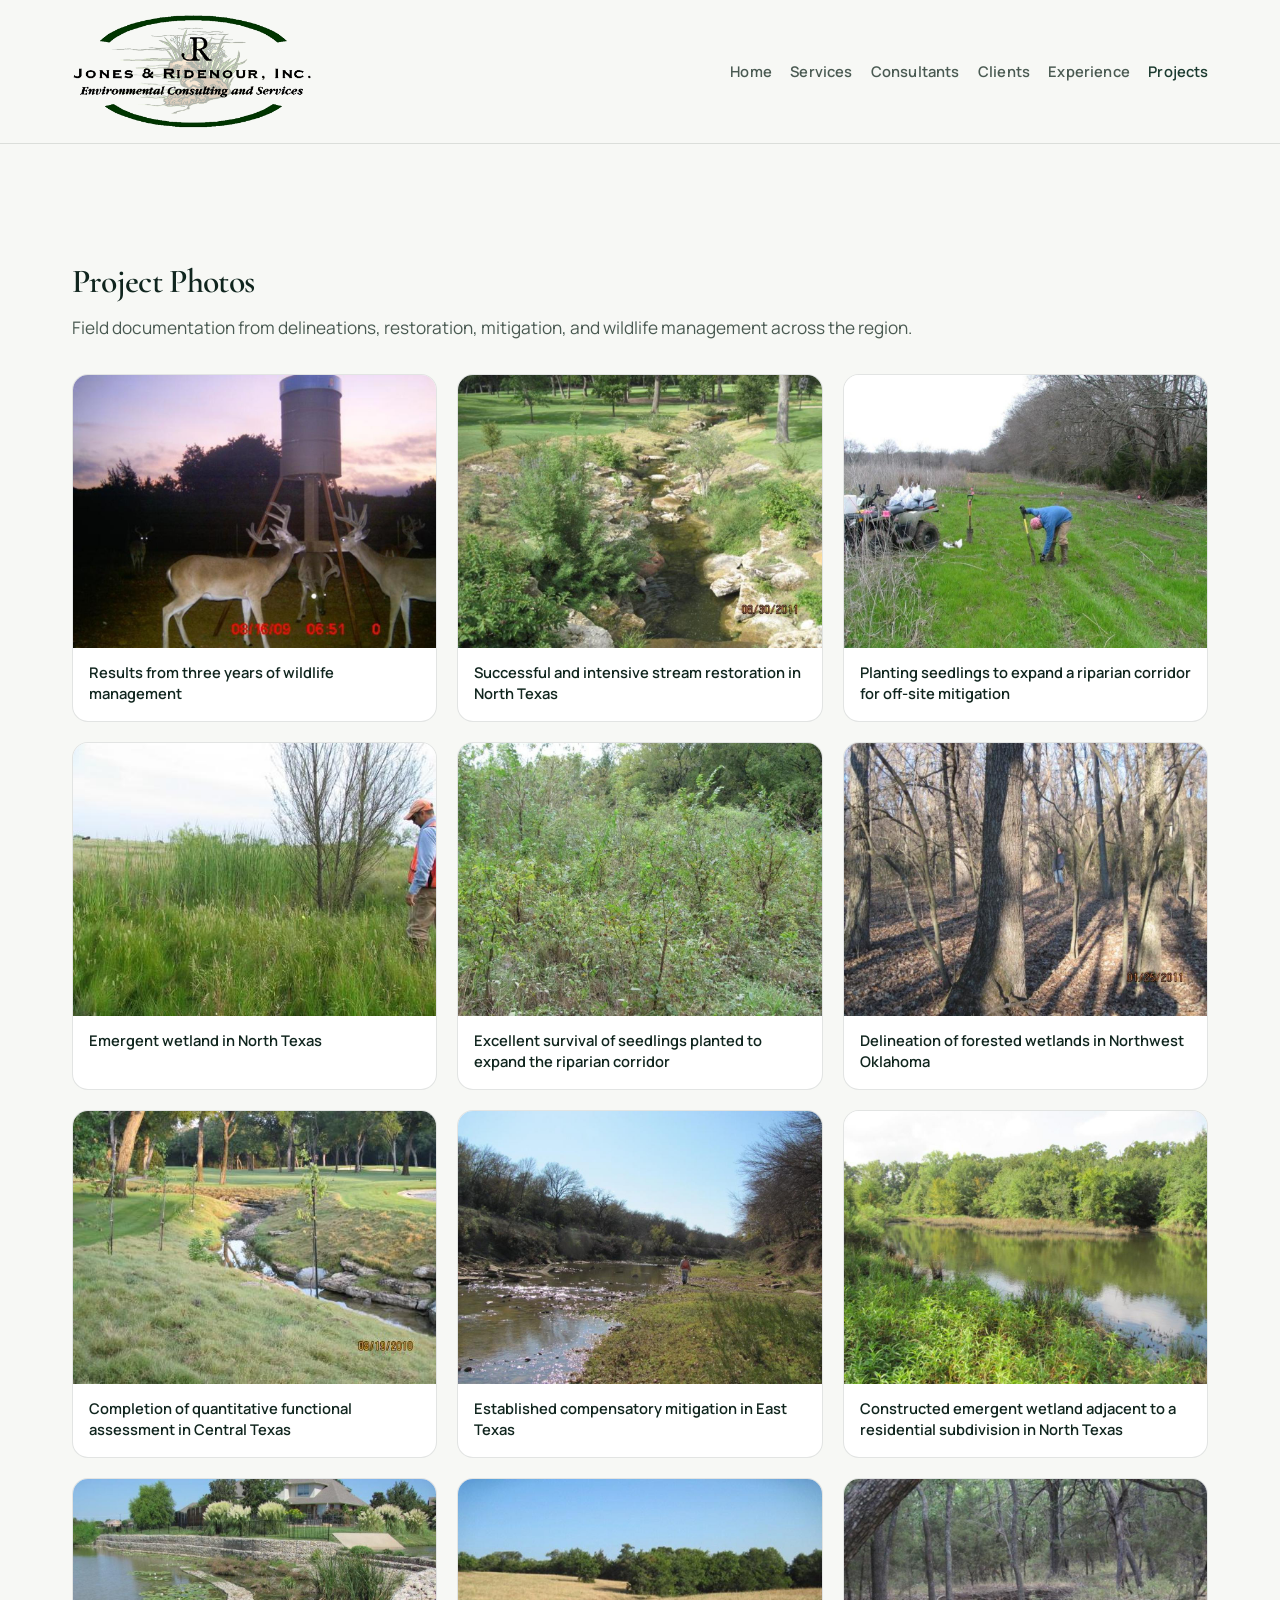
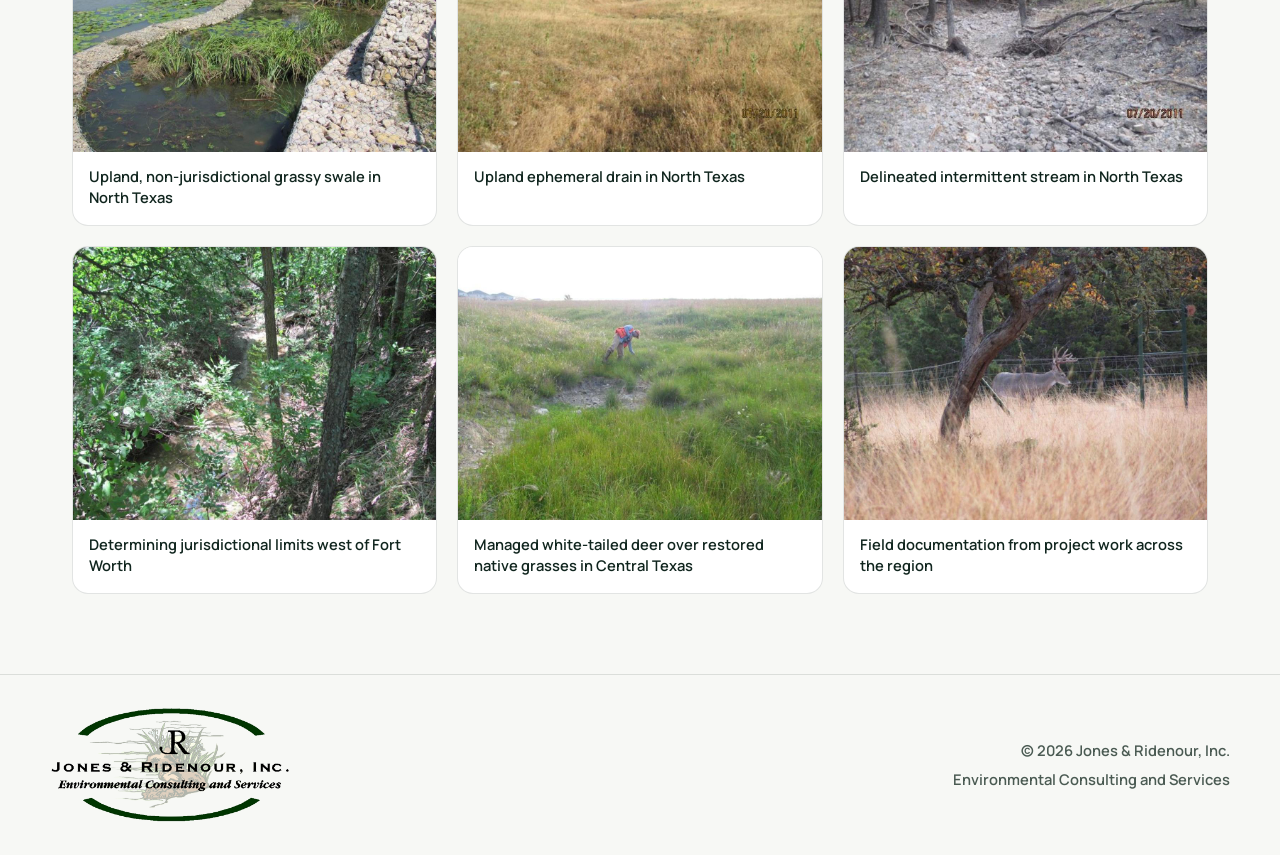
<file: project-photos.html>
<!DOCTYPE html>
<html lang="en">
<head>
  <meta charset="UTF-8" />
  <meta name="viewport" content="width=device-width, initial-scale=1" />
  <title>Project Photos | Jones &amp; Ridenour, Inc.</title>
  <link rel="icon" href="images/brand/URL-Logo.jpg" />
  <link rel="preconnect" href="https://fonts.googleapis.com" />
  <link rel="preconnect" href="https://fonts.gstatic.com" crossorigin />
  <link href="https://fonts.googleapis.com/css2?family=Cormorant+Garamond:ital,wght@0,500;0,600;1,500&family=Manrope:wght@400;600;700&display=swap" rel="stylesheet" />
  <link rel="stylesheet" href="css/styles.css" />
</head>
<body>
  <header class="site-header is-solid">
    <div class="nav-wrap">
      <a class="brand-lockup" href="index.html" aria-label="Jones &amp; Ridenour home">
        <img src="images/brand/Logo.png" alt="Jones &amp; Ridenour, Inc. Environmental Consulting and Services" />
      </a>
      <button class="nav-toggle" type="button" aria-expanded="false" aria-controls="site-nav">Menu</button>
      <nav id="site-nav" class="site-nav" aria-label="Primary">
        <a href="index.html">Home</a>
        <a href="about.html">Services</a>
        <a href="consultants.html">Consultants</a>
        <a href="clients.html">Clients</a>
        <a href="experience.html">Experience</a>
        <a href="project-photos.html" aria-current="page">Projects</a>
      </nav>
    </div>
  </header>

  <main>
    <div class="page-hero">
      <h1>Project Photos</h1>
      <p>Field documentation from delineations, restoration, mitigation, and wildlife management across the region.</p>
    </div>

    <section class="section" style="padding-top: 0;">
      <div class="gallery-grid">
        <figure class="gallery-item">
          <img src="images/projects/7nvcbz.jpg" alt="Wildlife management results" />
          <figcaption>Results from three years of wildlife management</figcaption>
        </figure>
        <figure class="gallery-item">
          <img src="images/projects/59qivi.jpg" alt="Stream restoration in North Texas" />
          <figcaption>Successful and intensive stream restoration in North Texas</figcaption>
        </figure>
        <figure class="gallery-item">
          <img src="images/projects/80kxip.jpg" alt="Planting seedlings for riparian corridor" />
          <figcaption>Planting seedlings to expand a riparian corridor for off-site mitigation</figcaption>
        </figure>
        <figure class="gallery-item">
          <img src="images/projects/enmckh_500x5000.jpg" alt="Emergent wetland in North Texas" />
          <figcaption>Emergent wetland in North Texas</figcaption>
        </figure>
        <figure class="gallery-item">
          <img src="images/projects/ewzqob.jpg" alt="Seedling survival along riparian corridor" />
          <figcaption>Excellent survival of seedlings planted to expand the riparian corridor</figcaption>
        </figure>
        <figure class="gallery-item">
          <img src="images/projects/how3ay.jpg" alt="Forested wetlands delineation" />
          <figcaption>Delineation of forested wetlands in Northwest Oklahoma</figcaption>
        </figure>
        <figure class="gallery-item">
          <img src="images/projects/imagejnk4qd.jpg" alt="Quantitative functional assessment site" />
          <figcaption>Completion of quantitative functional assessment in Central Texas</figcaption>
        </figure>
        <figure class="gallery-item">
          <img src="images/projects/j2r3x1.jpg" alt="Compensatory mitigation in East Texas" />
          <figcaption>Established compensatory mitigation in East Texas</figcaption>
        </figure>
        <figure class="gallery-item">
          <img src="images/projects/jav6fb.jpg" alt="Constructed emergent wetland" />
          <figcaption>Constructed emergent wetland adjacent to a residential subdivision in North Texas</figcaption>
        </figure>
        <figure class="gallery-item">
          <img src="images/projects/mzmeuf.jpg" alt="Upland grassy swale" />
          <figcaption>Upland, non-jurisdictional grassy swale in North Texas</figcaption>
        </figure>
        <figure class="gallery-item">
          <img src="images/projects/nw9nky.jpg" alt="Upland ephemeral drain" />
          <figcaption>Upland ephemeral drain in North Texas</figcaption>
        </figure>
        <figure class="gallery-item">
          <img src="images/projects/ja3uns.jpg" alt="Delineated intermittent stream" />
          <figcaption>Delineated intermittent stream in North Texas</figcaption>
        </figure>
        <figure class="gallery-item">
          <img src="images/projects/kp2ztp.jpg" alt="Jurisdictional limits west of Fort Worth" />
          <figcaption>Determining jurisdictional limits west of Fort Worth</figcaption>
        </figure>
        <figure class="gallery-item">
          <img src="images/projects/78bvgh.jpg" alt="Wildlife management over native grasses" />
          <figcaption>Managed white-tailed deer over restored native grasses in Central Texas</figcaption>
        </figure>
        <figure class="gallery-item">
          <img src="images/projects/cag6ti.jpg" alt="Field documentation from a Jones and Ridenour project site" />
          <figcaption>Field documentation from project work across the region</figcaption>
        </figure>
      </div>
    </section>
  </main>

    <footer class="site-footer">
    <div class="footer-inner">
      <a class="footer-brand" href="index.html" aria-label="Jones &amp; Ridenour home">
        <img src="images/brand/Logo.png" alt="Jones &amp; Ridenour, Inc." />
      </a>
      <div class="footer-meta">
        <p>&copy; <span id="year"></span> Jones &amp; Ridenour, Inc.</p>
        <p>Environmental Consulting and Services</p>
      </div>
    </div>
  </footer>
  <script src="js/main.js"></script>
  <script>document.getElementById("year").textContent = new Date().getFullYear();</script>
</body>
</html>
</file>
<file: css/styles.css>
:root {
  --forest: #1b3a2f;
  --forest-deep: #10251e;
  --moss: #3f6b55;
  --sage: #8fa894;
  --mist: #eef3ef;
  --paper: #f7f8f5;
  --ink: #152019;
  --ink-soft: #4a5a52;
  --line: rgba(21, 32, 25, 0.12);
  --gold: #b08d4a;
  --shadow: 0 24px 60px rgba(16, 37, 30, 0.14);
  --font-display: "Cormorant Garamond", Georgia, "Times New Roman", serif;
  --font-body: "Manrope", "Segoe UI", sans-serif;
}

*,
*::before,
*::after {
  box-sizing: border-box;
}

html {
  scroll-behavior: smooth;
}

body {
  margin: 0;
  color: var(--ink);
  background: var(--paper);
  font-family: var(--font-body);
  font-size: 1.05rem;
  line-height: 1.7;
}

img {
  max-width: 100%;
  height: auto;
  display: block;
}

a {
  color: var(--moss);
  text-underline-offset: 0.18em;
}

a:hover {
  color: var(--forest);
}

.site-header {
  position: absolute;
  top: 0;
  left: 0;
  right: 0;
  z-index: 40;
  background: linear-gradient(180deg, rgba(16, 37, 30, 0.55), transparent);
}

.site-header.is-solid {
  position: sticky;
  background: rgba(247, 248, 245, 0.95);
  backdrop-filter: blur(12px);
  border-bottom: 1px solid var(--line);
}

.nav-wrap {
  max-width: 1180px;
  margin: 0 auto;
  padding: 0.85rem 1.35rem;
  display: flex;
  align-items: center;
  justify-content: space-between;
  gap: 1rem;
}

.brand-lockup {
  display: inline-flex;
  align-items: center;
  text-decoration: none;
  flex-shrink: 0;
}

.brand-lockup img {
  width: min(280px, 46vw);
  height: auto;
  display: block;
  filter: drop-shadow(0 8px 18px rgba(0, 0, 0, 0.28));
}

.site-header.is-solid .brand-lockup img {
  width: min(240px, 44vw);
  filter: none;
}

.nav-toggle {
  display: none;
  border: 1px solid rgba(255, 255, 255, 0.35);
  background: rgba(255, 255, 255, 0.08);
  color: white;
  border-radius: 999px;
  padding: 0.5rem 0.95rem;
  font: inherit;
  font-weight: 600;
  cursor: pointer;
}

.site-header.is-solid .nav-toggle {
  border-color: var(--line);
  background: white;
  color: var(--ink);
}

.site-nav {
  display: flex;
  flex-wrap: wrap;
  gap: 0.35rem 1.15rem;
  align-items: center;
}

.site-nav a {
  color: rgba(255, 255, 255, 0.9);
  text-decoration: none;
  font-size: 0.92rem;
  font-weight: 600;
  letter-spacing: 0.01em;
}

.site-header.is-solid .site-nav a {
  color: var(--ink-soft);
}

.site-nav a:hover,
.site-nav a[aria-current="page"] {
  color: white;
}

.site-header.is-solid .site-nav a:hover,
.site-header.is-solid .site-nav a[aria-current="page"] {
  color: var(--forest);
}

.hero {
  position: relative;
  min-height: 78vh;
  display: grid;
  align-items: end;
  color: white;
  overflow: hidden;
  background: var(--forest-deep);
}

.hero-media {
  position: absolute;
  inset: 0;
}

.hero-media img {
  width: 100%;
  height: 100%;
  object-fit: cover;
  object-position: center 45%;
  transform: scale(1.03);
  animation: slow-zoom 18s ease-out forwards;
}

.hero-media::after {
  content: "";
  position: absolute;
  inset: 0;
  background:
    linear-gradient(90deg, rgba(16, 37, 30, 0.78) 0%, rgba(16, 37, 30, 0.42) 42%, rgba(16, 37, 30, 0.12) 72%),
    linear-gradient(180deg, rgba(16, 37, 30, 0.08) 0%, rgba(16, 37, 30, 0.55) 70%, rgba(16, 37, 30, 0.82) 100%);
}

.hero-inner {
  position: relative;
  z-index: 1;
  max-width: 1180px;
  width: 100%;
  margin: 0 auto;
  padding: 5.5rem 1.35rem 4.25rem;
  animation: rise 1s ease both;
}

.eyebrow {
  margin: 0 0 0.9rem;
  font-size: 0.82rem;
  font-weight: 700;
  letter-spacing: 0.14em;
  text-transform: uppercase;
  color: rgba(255, 255, 255, 0.82);
}

.hero h1 {
  margin: 0 0 0.9rem;
  font-family: var(--font-display);
  font-size: clamp(2.5rem, 5.5vw, 4.4rem);
  font-weight: 600;
  line-height: 1.05;
  letter-spacing: -0.02em;
  max-width: 14ch;
}

.hero .lede {
  margin: 0 0 1.8rem;
  max-width: 34rem;
  font-size: 1.15rem;
  color: rgba(255, 255, 255, 0.9);
}

.btn-row {
  display: flex;
  flex-wrap: wrap;
  gap: 0.75rem;
}

.btn {
  display: inline-flex;
  align-items: center;
  justify-content: center;
  padding: 0.9rem 1.4rem;
  border-radius: 999px;
  font-weight: 700;
  text-decoration: none;
  transition: transform 0.2s ease, background 0.2s ease, color 0.2s ease, border-color 0.2s ease;
}

.btn:hover {
  transform: translateY(-1px);
}

.btn-primary {
  background: var(--gold);
  color: var(--forest-deep);
}

.btn-primary:hover {
  background: #c49d58;
  color: var(--forest-deep);
}

.btn-ghost {
  border: 1px solid rgba(255, 255, 255, 0.45);
  color: white;
  background: transparent;
}

.btn-ghost:hover {
  background: rgba(255, 255, 255, 0.08);
  color: white;
}

.section {
  max-width: 1180px;
  margin: 0 auto;
  padding: 5rem 1.35rem;
}

.section-narrow {
  max-width: 760px;
}

.section-head {
  margin-bottom: 2rem;
  max-width: 40rem;
}

.section-head h2,
.page-hero h1 {
  margin: 0 0 0.8rem;
  font-family: var(--font-display);
  font-weight: 600;
  letter-spacing: -0.02em;
  line-height: 1.08;
  color: var(--forest-deep);
}

.section-head h2 {
  font-size: clamp(2rem, 4vw, 3rem);
}

.section-head p,
.page-hero p {
  margin: 0;
  color: var(--ink-soft);
  font-size: 1.08rem;
}

.band {
  background: var(--mist);
}

.prose p {
  margin: 0 0 1.15rem;
  color: var(--ink-soft);
}

.prose p:last-child {
  margin-bottom: 0;
}

.quote {
  margin: 2.5rem 0 0;
  padding: 0;
  border: 0;
  max-width: 42rem;
}

.quote p {
  margin: 0 0 1rem;
  font-family: var(--font-display);
  font-size: clamp(1.45rem, 2.4vw, 1.9rem);
  font-style: italic;
  line-height: 1.35;
  color: var(--forest-deep);
}

.quote cite {
  font-style: normal;
  font-weight: 700;
  font-size: 0.92rem;
  color: var(--ink-soft);
  letter-spacing: 0.04em;
  text-transform: uppercase;
}

.service-grid {
  display: grid;
  grid-template-columns: repeat(3, 1fr);
  gap: 1px;
  background: var(--line);
  border: 1px solid var(--line);
}

.service-grid li {
  list-style: none;
  margin: 0;
  background: white;
  padding: 1.2rem 1.25rem;
  font-weight: 650;
  color: var(--forest-deep);
}

.service-grid {
  padding: 0;
  margin: 0;
}

.split {
  display: grid;
  grid-template-columns: 1.05fr 0.95fr;
  gap: 2.5rem;
  align-items: center;
}

.split img {
  width: 100%;
  height: 100%;
  min-height: 360px;
  object-fit: cover;
  border-radius: 1.25rem;
  box-shadow: var(--shadow);
}

.stats {
  display: grid;
  grid-template-columns: repeat(3, 1fr);
  gap: 1rem;
  margin-top: 2rem;
}

.stat {
  padding-top: 1rem;
  border-top: 2px solid var(--forest);
}

.stat strong {
  display: block;
  font-family: var(--font-display);
  font-size: 2.4rem;
  line-height: 1;
  color: var(--forest-deep);
}

.stat span {
  display: block;
  margin-top: 0.45rem;
  color: var(--ink-soft);
  font-size: 0.92rem;
  font-weight: 600;
}

.people-grid,
.gallery-grid {
  display: grid;
  gap: 1.25rem;
}

.people-grid {
  grid-template-columns: repeat(2, 1fr);
}

.person {
  display: grid;
  grid-template-columns: 180px 1fr;
  gap: 1.25rem;
  align-items: center;
  text-decoration: none;
  color: inherit;
  padding: 1rem;
  background: white;
  border: 1px solid var(--line);
  border-radius: 1.25rem;
  transition: transform 0.25s ease, box-shadow 0.25s ease;
}

.person:hover {
  transform: translateY(-3px);
  box-shadow: var(--shadow);
}

.person img {
  width: 180px;
  height: 220px;
  object-fit: cover;
  border-radius: 1rem;
}

.person h3 {
  margin: 0 0 0.25rem;
  font-family: var(--font-display);
  font-size: 1.8rem;
  color: var(--forest-deep);
}

.person .role {
  margin: 0 0 0.75rem;
  color: var(--moss);
  font-weight: 700;
  font-size: 0.95rem;
}

.person p {
  margin: 0;
  color: var(--ink-soft);
}

.gallery-grid {
  grid-template-columns: repeat(3, 1fr);
}

.gallery-item {
  margin: 0;
  background: white;
  border: 1px solid var(--line);
  border-radius: 1rem;
  overflow: hidden;
  transition: transform 0.25s ease, box-shadow 0.25s ease;
}

.gallery-item:hover {
  transform: translateY(-4px);
  box-shadow: var(--shadow);
}

.gallery-item img {
  width: 100%;
  aspect-ratio: 4 / 3;
  object-fit: cover;
}

.gallery-item figcaption {
  padding: 0.9rem 1rem 1.1rem;
  font-size: 0.92rem;
  font-weight: 600;
  color: var(--forest-deep);
  line-height: 1.4;
}

.page-hero {
  max-width: 1180px;
  margin: 0 auto;
  padding: 7.5rem 1.35rem 2rem;
}

.bio-layout {
  display: grid;
  grid-template-columns: 280px 1fr;
  gap: 2rem;
  align-items: start;
}

.bio-photo {
  width: 100%;
  aspect-ratio: 4 / 5;
  object-fit: cover;
  border-radius: 1.25rem;
  box-shadow: var(--shadow);
}

.bio-meta {
  display: grid;
  gap: 0.35rem;
  margin: 0 0 1.25rem;
  color: var(--ink-soft);
  font-weight: 600;
}

.client-list,
.bullet-list {
  list-style: none;
  margin: 0;
  padding: 0;
  display: grid;
  gap: 0.7rem;
}

.client-list {
  grid-template-columns: repeat(3, 1fr);
}

.client-list li {
  background: white;
  border: 1px solid var(--line);
  border-radius: 0.85rem;
  padding: 0.95rem 1.05rem;
  font-weight: 650;
  color: var(--forest-deep);
}

.bullet-list li {
  position: relative;
  padding-left: 1.15rem;
  color: var(--ink-soft);
}

.bullet-list li::before {
  content: "";
  position: absolute;
  left: 0;
  top: 0.72em;
  width: 0.42rem;
  height: 0.42rem;
  border-radius: 50%;
  background: var(--moss);
}

.contact-band {
  background: var(--forest-deep);
  color: white;
}

.contact-band .section-head h2 {
  color: white;
}

.contact-band .section-head p {
  color: rgba(255, 255, 255, 0.75);
}

.contact-grid {
  display: grid;
  grid-template-columns: repeat(2, 1fr);
  gap: 1rem;
}

.contact-card {
  padding: 1.35rem;
  border: 1px solid rgba(255, 255, 255, 0.14);
  border-radius: 1rem;
  background: rgba(255, 255, 255, 0.04);
}

.contact-card h3 {
  margin: 0 0 0.45rem;
  font-family: var(--font-display);
  font-size: 1.7rem;
}

.contact-card a,
.contact-card p {
  display: block;
  margin: 0.25rem 0;
  color: rgba(255, 255, 255, 0.86);
  text-decoration: none;
}

.contact-card a:hover {
  color: var(--gold);
}

.site-footer {
  background: var(--paper);
  color: var(--ink-soft);
  padding: 2rem 1.35rem;
  border-top: 1px solid var(--line);
}

.footer-inner {
  max-width: 1180px;
  margin: 0 auto;
  display: flex;
  flex-wrap: wrap;
  align-items: center;
  justify-content: space-between;
  gap: 1.25rem;
  font-size: 0.92rem;
}

.footer-brand {
  display: inline-flex;
  align-items: center;
  text-decoration: none;
}

.footer-brand img {
  width: min(240px, 68vw);
  height: auto;
  display: block;
}

.footer-meta {
  display: grid;
  gap: 0.25rem;
  text-align: right;
  color: var(--ink-soft);
  font-weight: 600;
}

.footer-meta p {
  margin: 0;
}

.footer-inner a {
  color: var(--moss);
}

@keyframes rise {
  from {
    opacity: 0;
    transform: translateY(18px);
  }
  to {
    opacity: 1;
    transform: translateY(0);
  }
}

@keyframes slow-zoom {
  from {
    transform: scale(1.08);
  }
  to {
    transform: scale(1);
  }
}

@media (max-width: 960px) {
  .service-grid,
  .gallery-grid,
  .client-list {
    grid-template-columns: repeat(2, 1fr);
  }

  .split,
  .people-grid,
  .bio-layout,
  .contact-grid {
    grid-template-columns: 1fr;
  }

  .person {
    grid-template-columns: 140px 1fr;
  }

  .person img {
    width: 140px;
    height: 170px;
  }
}

@media (max-width: 720px) {
  .nav-toggle {
    display: inline-flex;
  }

  .site-nav {
    display: none;
    width: 100%;
    flex-direction: column;
    align-items: flex-start;
    gap: 0.85rem;
    padding-top: 0.75rem;
  }

  .site-nav.is-open {
    display: flex;
  }

  .nav-wrap {
    flex-wrap: wrap;
  }

  .service-grid,
  .gallery-grid,
  .client-list,
  .stats {
    grid-template-columns: 1fr;
  }

  .brand-lockup img {
    width: min(200px, 58vw);
  }

  .site-header.is-solid .brand-lockup img {
    width: min(180px, 55vw);
  }

  .hero-inner {
    padding: 4rem 1.25rem 3.25rem;
  }

  .footer-meta {
    text-align: left;
  }
}
</file>
